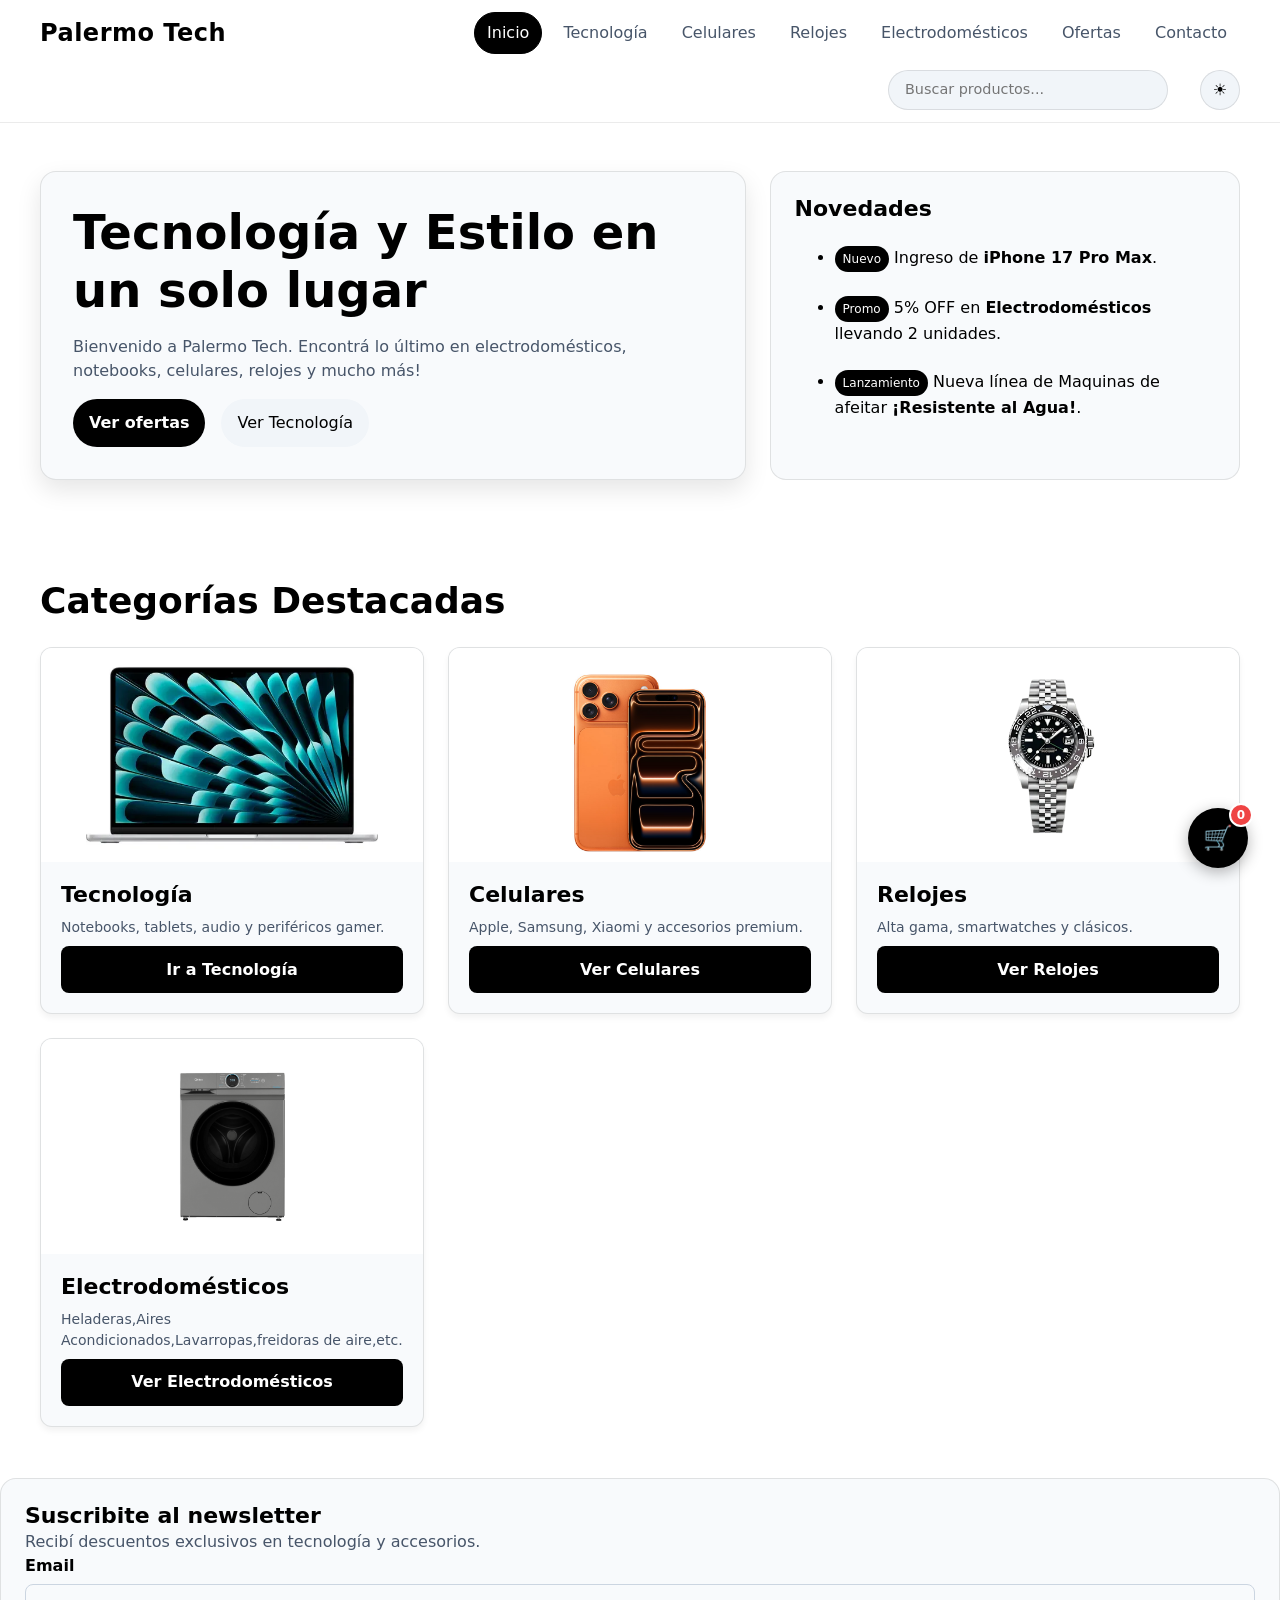
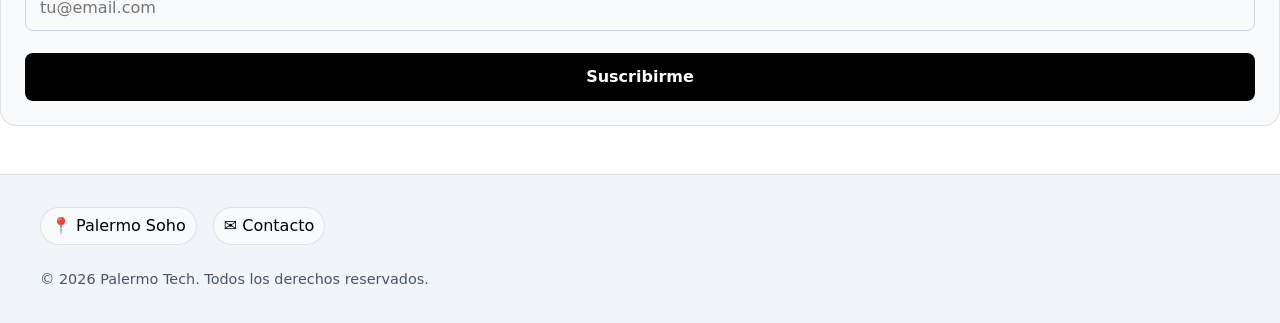
<file: index.html>
<!doctype html>
<html lang="es" data-theme="light">

<head>
    <meta charset="utf-8" />
    <meta name="viewport" content="width=device-width, initial-scale=1" />
    <title>Palermo Tech | Inicio</title>
    <meta name="description"
        content="Palermo Tech: Lo mejor en tecnología, celulares, relojes, electrodomésticos y vapes." />
    <meta property="og:title" content="Palermo Tech" />
    <meta property="og:description" content="Tu tienda exclusiva de tecnología y estilo de vida." />
    <link rel="icon" type="image/png" href="images/favicon.png?v=2" />
    <link rel="stylesheet" href="style.css" />

    <style>
        .card .media {
            background-color: #ffffff;
            /* Fondo blanco para resaltar el producto */
            display: flex;
            align-items: center;
            justify-content: center;
            padding: 10px;
            /* Un poco de aire */
        }

        .card .media img {
            width: 100%;
            height: 100%;
            object-fit: contain;
            /* IMPORTANTE: Muestra el producto entero sin cortarlo */
            transition: transform 0.3s ease;
        }

        .card:hover .media img {
            transform: scale(1.05);
            /* Efecto zoom suave al pasar el mouse */
        }
    </style>
</head>

<body data-page="inicio">

    <header class="site-header">
        <div class="container nav">
            <a class="brand" href="index.html" aria-label="Palermo Tech">
                <span class="brand-text">Palermo Tech</span>
            </a>

            <nav class="nav-links" aria-label="Principal">
                <a href="index.html">Inicio</a>
                <a href="tecnologia.html">Tecnología</a>
                <a href="celulares.html">Celulares</a>
                <a href="relojes.html">Relojes</a>
                <a href="electrodomesticos.html">Electrodomésticos</a>
                <a href="ofertas.html">Ofertas</a>
                <a href="contacto.html">Contacto</a>
            </nav>

            <div class="nav-actions">
                <button id="theme-toggle" class="btn-icon" aria-pressed="false" title="Cambiar tema"
                    aria-label="Cambiar tema">🌓</button>
                <button id="burger" class="btn-icon burger" aria-expanded="false" aria-controls="menu"
                    aria-label="Abrir menú">☰</button>
            </div>
        </div>
    </header>

    <main id="contenido">
        <section class="hero">
            <div class="container hero-inner">
                <div class="hero-card reveal">
                    <h1>Tecnología y Estilo en un solo lugar</h1>
                    <p class="lead mt-4">Bienvenido a Palermo Tech. Encontrá lo último en electrodomésticos, notebooks,
                        celulares, relojes y mucho más!</p>
                    <div class="cluster mt-4">
                        <a class="cta primary" href="ofertas.html">Ver ofertas</a>
                        <a class="cta secondary" href="tecnologia.html">Ver Tecnología</a>
                    </div>
                </div>
                <div class="panel reveal">
                    <h3 class="mb-6">Novedades</h3>
                    <ul class="stack mt-6">
                        <li><span class="badge">Nuevo</span> Ingreso de <strong>iPhone 17 Pro Max</strong>.</li>
                        <li><span class="badge">Promo</span> 5% OFF en <strong>Electrodomésticos</strong> llevando 2
                            unidades.</li>
                        <li><span class="badge">Lanzamiento</span> Nueva línea de Maquinas de afeitar <strong>
                                ¡Resistente al Agua!</strong>.</li>
                    </ul>
                </div>
            </div>
        </section>

        <section class="section">
            <div class="container stack">
                <h2 class="reveal">Categorías Destacadas</h2>
                <div class="showcase">

                    <article class="card reveal span-4">
                        <div class="media">
                            <img src="images/productos/macbook m 5 512gb.webp" alt="Notebooks y Gadgets">
                        </div>
                        <div class="body">
                            <h3>Tecnología</h3>
                            <p class="meta">Notebooks, tablets, audio y periféricos gamer.</p>
                            <a class="btn primary" href="tecnologia.html">Ir a Tecnología</a>
                        </div>
                    </article>

                    <article class="card reveal span-4">
                        <div class="media">
                            <img src="images/productos/prod_37.jpg" alt="Smartphones modernos">
                        </div>
                        <div class="body">
                            <h3>Celulares</h3>
                            <p class="meta">Apple, Samsung, Xiaomi y accesorios premium.</p>
                            <a class="btn primary" href="celulares.html">Ver Celulares</a>
                        </div>
                    </article>

                    <article class="card reveal span-4">
                        <div class="media">
                            <img src="images/productos/prod_38.png" alt="Relojes de lujo">
                        </div>
                        <div class="body">
                            <h3>Relojes</h3>
                            <p class="meta">Alta gama, smartwatches y clásicos.</p>
                            <a class="btn primary" href="relojes.html">Ver Relojes</a>
                        </div>
                    </article>
                    <article class="card reveal span-4">
                        <div class="media">
                            <img src="images/productos/prod_10.png" alt="electrodomesticos">
                        </div>
                        <div class="body">
                            <h3>Electrodomésticos</h3>
                            <p class="meta">Heladeras,Aires Acondicionados,Lavarropas,freidoras de aire,etc.</p>
                            <a class="btn primary" href="electrodomesticos.html">Ver Electrodomésticos</a>
                        </div>
                    </article>

                </div>
            </div>
        </section>

                <aside class="panel reveal">
                    <h3>Suscribite al newsletter</h3>
                    <p class="text-muted">Recibí descuentos exclusivos en tecnología y accesorios.</p>
                    <form data-newsletter novalidate>
                        <div class="field">
                            <label for="nl-email">Email</label>
                            <input type="email" id="nl-email" placeholder="tu@email.com" required />
                            <div class="error-msg" aria-live="polite"></div>
                        </div>
                        <button class="btn primary" type="submit">Suscribirme</button>
                    </form>
                </aside>
            </div>
        </section>
    </main>

    <footer class="site-footer" role="contentinfo">
        <div class="container footer-inner">
            <div class="cluster">
                <span class="chip">📍 Palermo Soho</span>
                <a class="chip no-under" href="contacto.html">✉️ Contacto</a>
            </div>
            <p class="copyright">© <span id="year"></span> Palermo Tech. Todos los derechos reservados.</p>
        </div>
    </footer>

    <script src="app.js"></script>
</body>

</html>
</file>
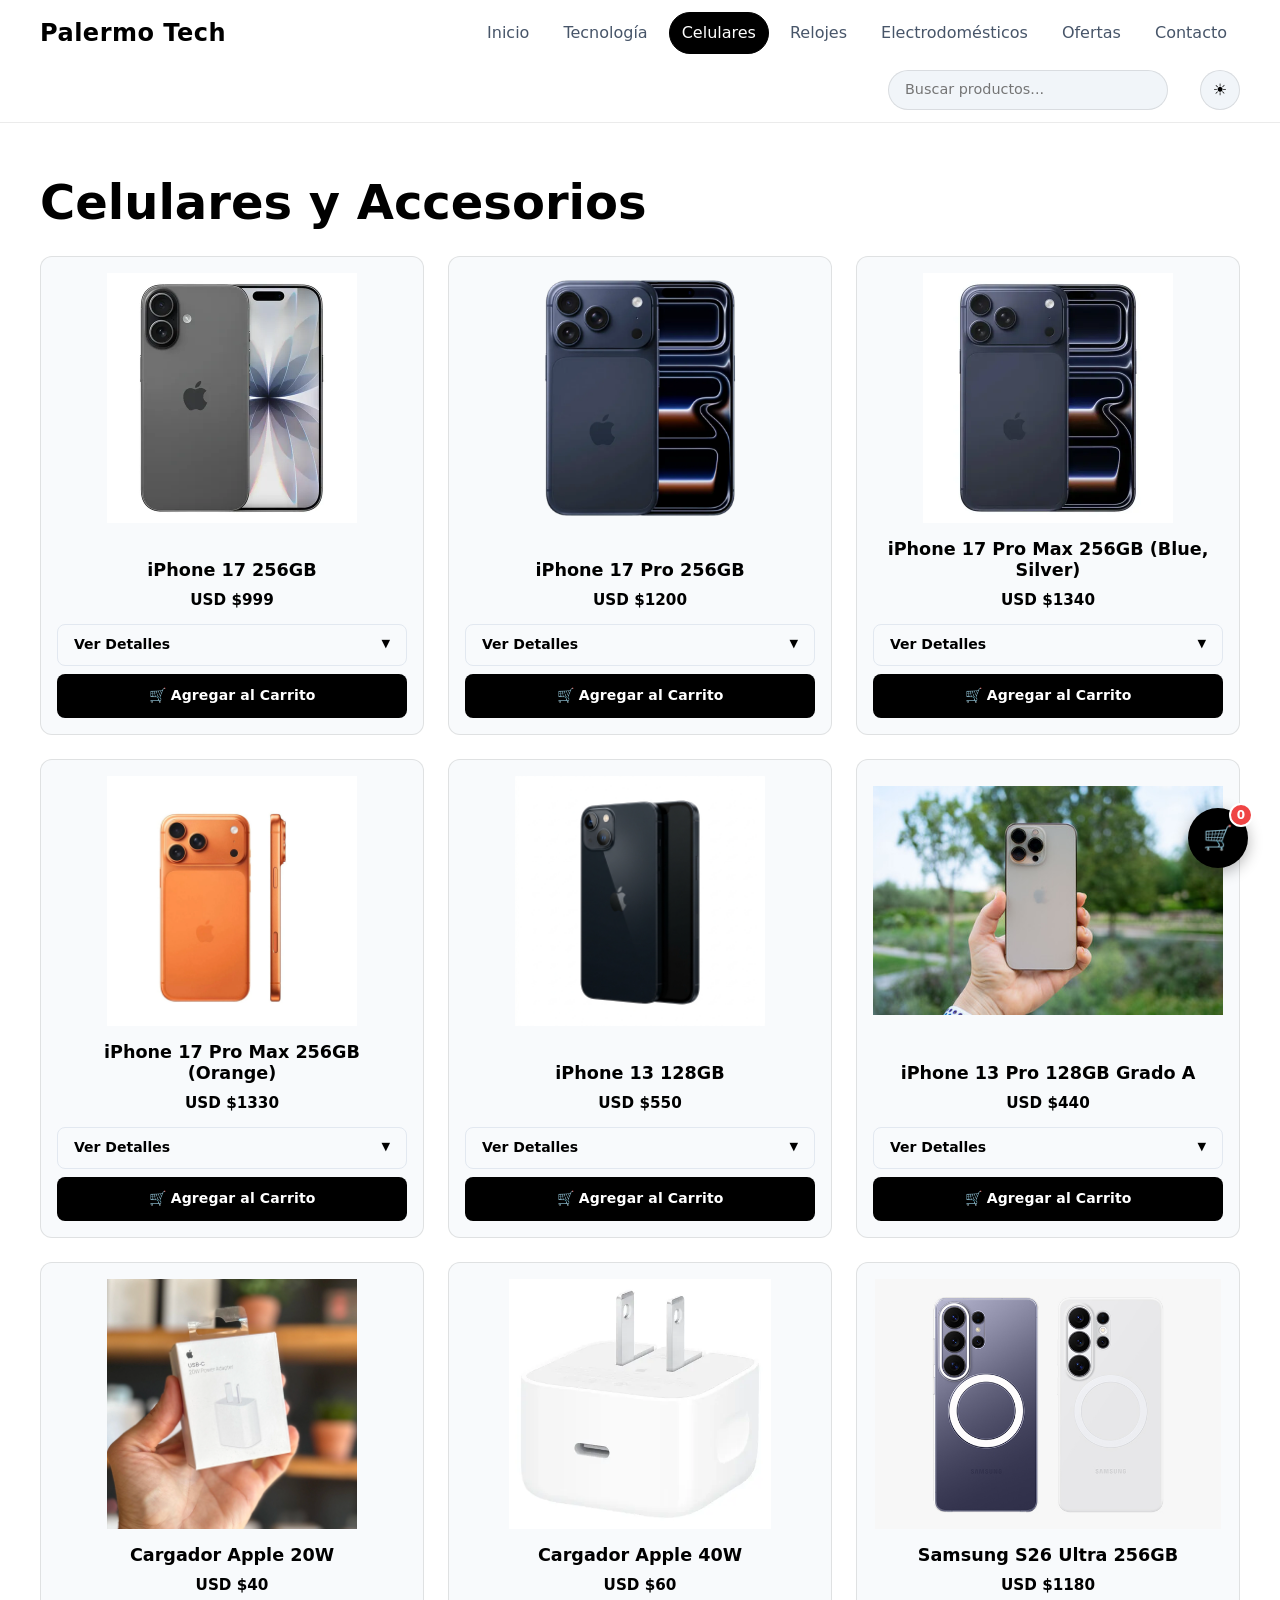
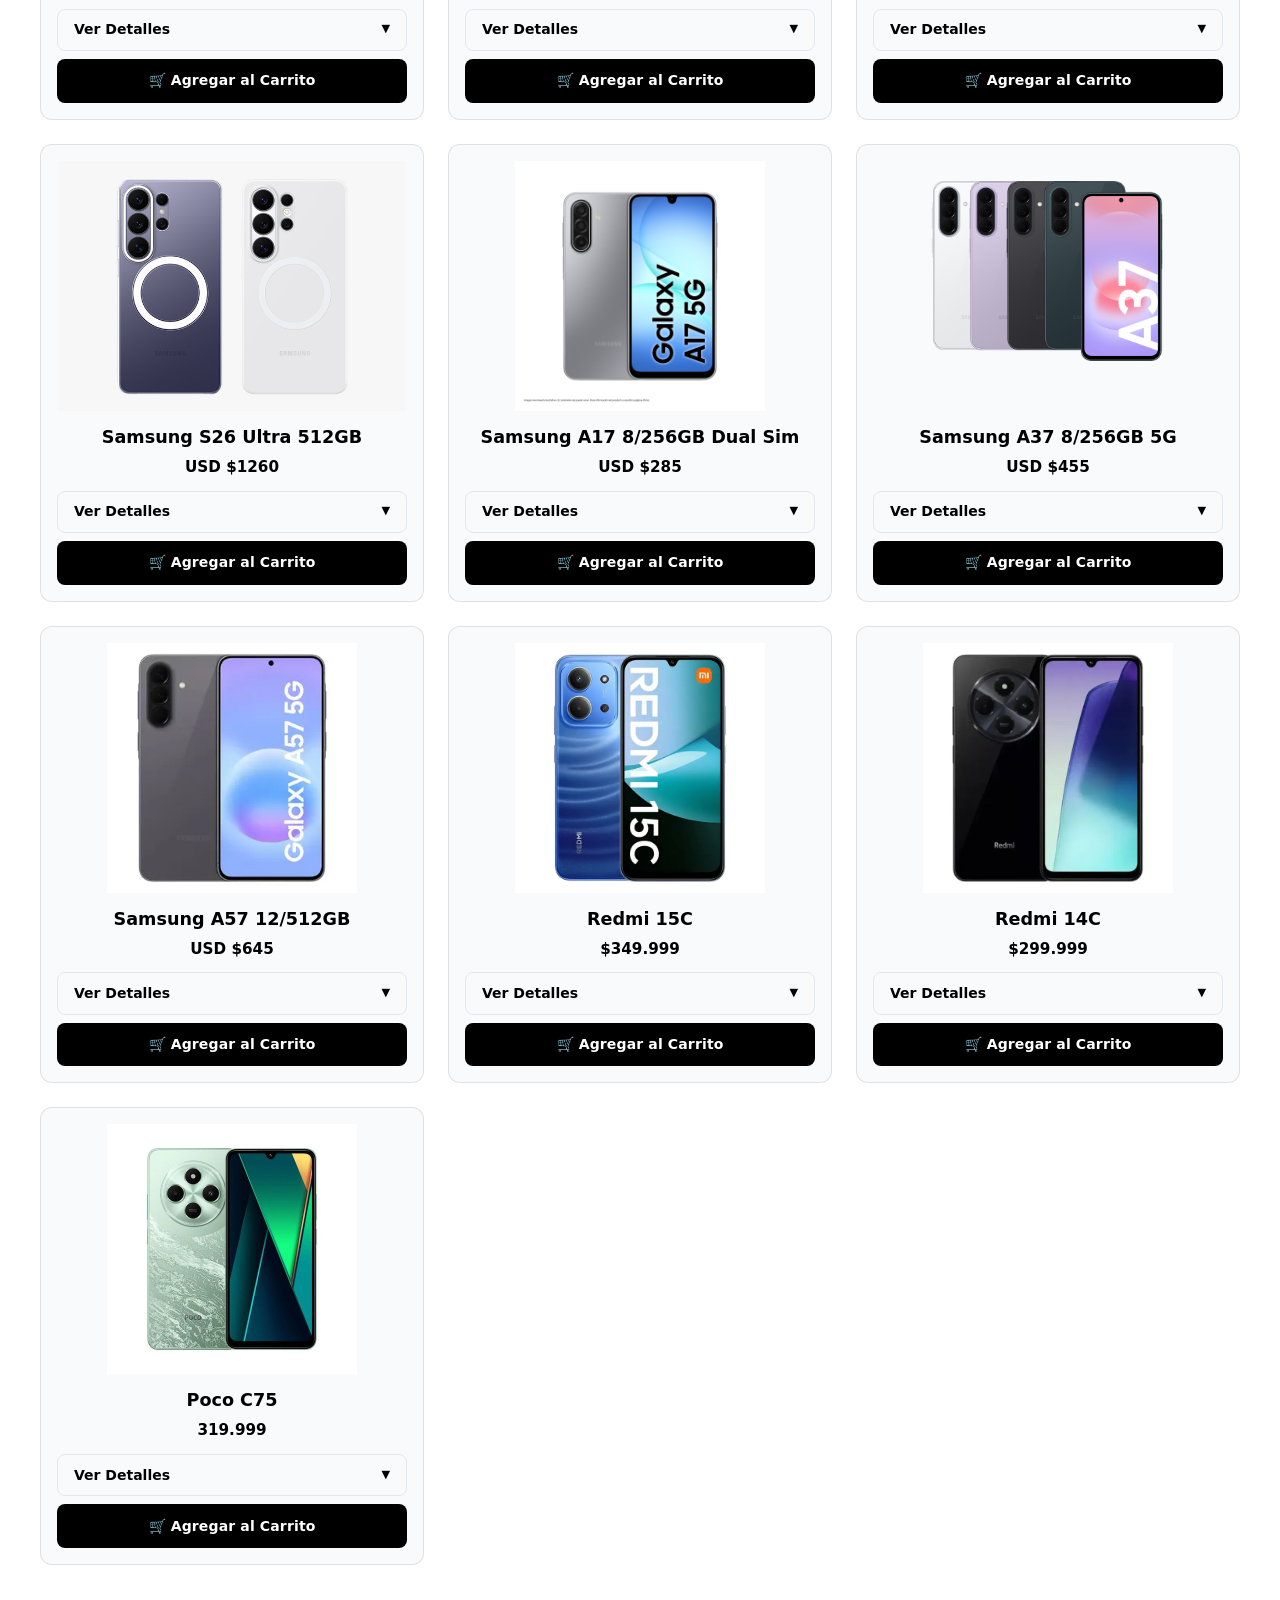
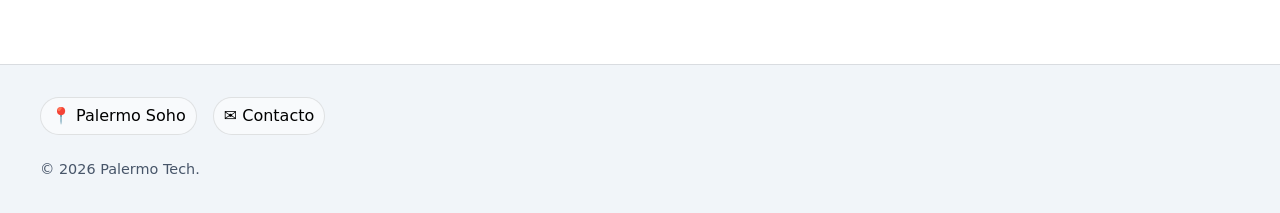
<file: celulares.html>
<!doctype html>
<html lang="es" data-theme="light">

<head>
    <meta charset="utf-8" />
    <meta name="viewport" content="width=device-width, initial-scale=1" />
    <title>Palermo Tech | Celulares y Accesorios</title>
    <meta name="description"
    content="Encontrá los últimos modelos de iPhone, Samsung y accesorios en Palermo Tech." />
    <link rel="icon" type="image/png" href="images/favicon.png?v=2" />
    <link rel="stylesheet" href="style.css" />
</head>

<body data-page="gastronomia">

    <header class="site-header">
        <div class="container nav">
            <a class="brand" href="index.html" aria-label="Palermo Tech">
                <span class="brand-text">Palermo Tech</span>
            </a>
            <nav class="nav-links" aria-label="Principal">
                <a href="index.html">Inicio</a>
                <a href="tecnologia.html">Tecnología</a>
                <a href="celulares.html">Celulares</a>
                <a href="relojes.html">Relojes</a>
                <a href="electrodomesticos.html">Electrodomésticos</a>
                <a href="ofertas.html">Ofertas</a>
                <a href="contacto.html">Contacto</a>
            </nav>
            <div class="nav-actions">
                <button id="theme-toggle" class="btn-icon" type="button" aria-pressed="false" title="Cambiar tema"
                    aria-label="Cambiar tema">🌓</button>
                <button id="burger" class="btn-icon burger" type="button" aria-expanded="false" aria-label="Abrir menú">☰</button>
            </div>
        </div>
    </header>

    <main id="contenido" class="section">
        <div class="container stack reveal">
            <h1>Celulares y Accesorios</h1>
                <section id="productos" class="stack">
               <div id="lista-celulares" class="grid grid-3">

<div class="producto" data-id="iphone_17_256gb" onclick="window.location.href='detalle.html?id=iphone_17_256gb'">
    <div class="media">
        <img src="images/productos/iphone 17.webp" alt="iPhone 17 256GB">
    </div>
    <div class="body">
        <h3>iPhone 17 256GB</h3>
        <p class="precio">USD $999</p>
    </div>
</div>

<div class="producto" data-id="iphone_17_pro_256gb" onclick="window.location.href='detalle.html?id=iphone_17_pro_256gb'">
    <div class="media">
        <img src="images/productos/iphone 17 pro.webp" alt="iPhone 17 Pro 256GB">
    </div>
    <div class="body">
        <h3>iPhone 17 Pro 256GB</h3>
        <p class="precio">USD $1200</p>
    </div>
</div>

<div class="producto" data-id="iphone_17_pro_max_256gb_blue_silver" onclick="window.location.href='detalle.html?id=iphone_17_pro_max_256gb_blue_silver'">
    <div class="media">
        <img src="images/productos/iphone 17 pro max.webp" alt="iPhone 17 Pro Max 256GB (Blue, Silver)">
    </div>
    <div class="body">
        <h3>iPhone 17 Pro Max 256GB (Blue, Silver)</h3>
        <p class="precio">USD $1340</p>
    </div>
</div>

<div class="producto" data-id="iphone_17_pro_max_256gb_orange" onclick="window.location.href='detalle.html?id=iphone_17_pro_max_256gb_orange'">
    <div class="media">
        <img src="images/productos/iphone 17 pro max orange.webp" alt="iPhone 17 Pro Max 256GB (Orange)">
    </div>
    <div class="body">
        <h3>iPhone 17 Pro Max 256GB (Orange)</h3>
        <p class="precio">USD $1330</p>
    </div>
</div>

<div class="producto" data-id="iphone_13_128gb" onclick="window.location.href='detalle.html?id=iphone_13_128gb'">
    <div class="media">
        <img src="images/productos/iphone_13.png" alt="iPhone 13 128GB">
    </div>
    <div class="body">
        <h3>iPhone 13 128GB</h3>
        <p class="precio">USD $550</p>
    </div>
</div>

<div class="producto" data-id="iphone_13_pro_128gb" onclick="window.location.href='detalle.html?id=iphone_13_pro_128gb'">
    <div class="media">
        <img src="images/productos/iphone 13 pro.jpg" alt="iPhone 13 Pro 128GB Grado A">
    </div>
    <div class="body">
        <h3>iPhone 13 Pro 128GB Grado A</h3>
        <p class="precio">USD $440</p>
    </div>
</div>

<div class="producto" data-id="cargador_apple_20w" onclick="window.location.href='detalle.html?id=cargador_apple_20w'">
    <div class="media">
        <img src="images/productos/cargador apple 20 w.webp" alt="Cargador Apple 20W">
    </div>
    <div class="body">
        <h3>Cargador Apple 20W</h3>
        <p class="precio">USD $40</p>
    </div>
</div>

<div class="producto" data-id="cargador_apple_40w" onclick="window.location.href='detalle.html?id=cargador_apple_40w'">
    <div class="media">
        <img src="images/productos/cargador apple 40 w.webp" alt="Cargador Apple 40W">
    </div>
    <div class="body">
        <h3>Cargador Apple 40W</h3>
        <p class="precio">USD $60</p>
    </div>
</div>

<div class="producto" data-id="samsung_s26_ultra_256gb" onclick="window.location.href='detalle.html?id=samsung_s26_ultra_256gb'">
    <div class="media">
        <img src="images/productos/galaxy-s26-ultra-.jpg" alt="Samsung S26 Ultra 256GB">
    </div>
    <div class="body">
        <h3>Samsung S26 Ultra 256GB</h3>
        <p class="precio">USD $1180</p>
    </div>
</div>

<div class="producto" data-id="samsung_s26_ultra_512gb" onclick="window.location.href='detalle.html?id=samsung_s26_ultra_512gb'">
    <div class="media">
        <img src="images/productos/galaxy-s26-ultra-.jpg" alt="Samsung S26 Ultra 512GB">
    </div>
    <div class="body">
        <h3>Samsung S26 Ultra 512GB</h3>
        <p class="precio">USD $1260</p>
    </div>
</div>

<div class="producto" data-id="samsung_a17_256gb" onclick="window.location.href='detalle.html?id=samsung_a17_256gb'">
    <div class="media">
        <img src="images/productos/A17-Gray.jpg" alt="Samsung A17 8/256GB Dual Sim">
    </div>
    <div class="body">
        <h3>Samsung A17 8/256GB Dual Sim</h3>
        <p class="precio">USD $285</p>
    </div>
</div>

<div class="producto" data-id="samsung_a37_256gb" onclick="window.location.href='detalle.html?id=samsung_a37_256gb'">
    <div class="media">
        <img src="images/productos/a 37.png" alt="Samsung A37 8/256GB 5G">
    </div>
    <div class="body">
        <h3>Samsung A37 8/256GB 5G</h3>
        <p class="precio">USD $455</p>
    </div>
</div>

<div class="producto" data-id="samsung_a57_512gb" onclick="window.location.href='detalle.html?id=samsung_a57_512gb'">
    <div class="media">
        <img src="images/productos/a57.webp" alt="Samsung A57 12/512GB">
    </div>
    <div class="body">
        <h3>Samsung A57 12/512GB</h3>
        <p class="precio">USD $645</p>
    </div>
</div>

<div class="producto" style="cursor: pointer;" onclick="window.location.href='detalle.html?id=redmi_15c'">
    <div class="media">
        <img src="images/productos/prod_1.jpg" alt="Redmi 15C" />
    </div>
    <div class="body">
        <h3>Redmi 15C</h3>
        <p class="precio">$349.999</p>
    </div>
</div>

<div class="producto" style="cursor: pointer;" onclick="window.location.href='detalle.html?id=redmi_14c'">
    <div class="media">
        <img src="images/productos/prod_2.jpg" alt="Redmi 14C" />
    </div>
    <div class="body">
        <h3>Redmi 14C</h3>
        <p class="precio">$299.999</p>
    </div>
</div>

<div class="producto clickable" onclick="window.location.href='detalle.html?id=pococ75'">
    <div class="media">
        <img src="images/productos/prod_3.jpg" alt="Poco C75" />
    </div>
    <div class="body">
        <h3>Poco C75</h3>
        <p class="precio">319.999</p>
    </div>
</div>

</div>

                </div>
                <p id="perfumes-empty" class="empty" hidden>No encontramos celulares con esos criterios.</p>
            </section>
        </div>
    </main>

    <footer class="site-footer" role="contentinfo">
        <div class="container footer-inner">
            <div class="cluster">
                <span class="chip">📍 Palermo Soho</span>
                <a class="chip no-under" href="contacto.html">✉️ Contacto</a>
            </div>
            <p class="copyright">© <span id="year"></span> Palermo Tech.</p>
        </div>
    </footer>

    <script src="app.js"></script>
</body>

</html>
</file>
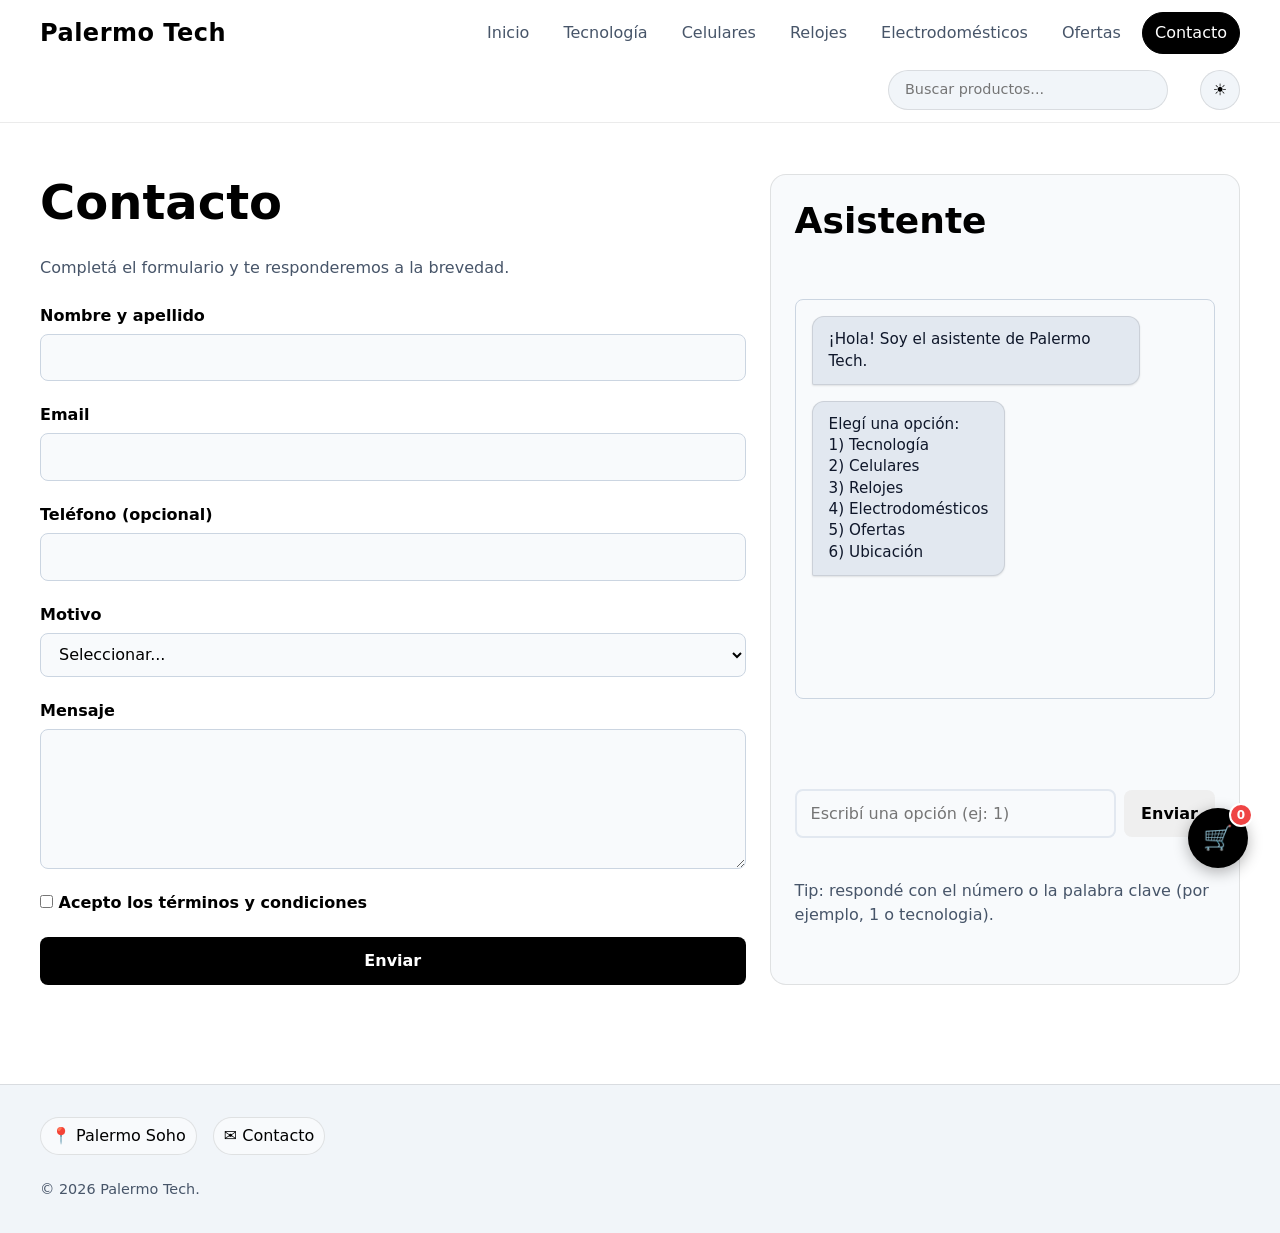
<file: contacto.html>
<!doctype html>
<html lang="es" data-theme="light">

<head>
    <meta charset="utf-8" />
    <meta name="viewport" content="width=device-width, initial-scale=1" />
    <title>Palermo Tech | Contacto</title>
    <meta name="description" content="Contactate con Nosotros para consultas, sugerencias o soporte." />
    <link rel="stylesheet" href="style.css" />
</head>

<body data-page="contacto">

    <header class="site-header">
        <div class="container nav">
            <a class="brand" href="index.html" aria-label="Palermo Tech">
                <span style="font-weight:800; font-size:1.5rem;">Palermo Tech</span>
            </a>
            
            <nav class="nav-links" aria-label="Principal">
                <a href="index.html">Inicio</a>
                <a href="tecnologia.html">Tecnología</a>
                <a href="celulares.html">Celulares</a>
                <a href="relojes.html">Relojes</a>
                <a href="electrodomesticos.html">Electrodomésticos</a>
                <a href="ofertas.html">Ofertas</a>
                <a href="contacto.html">Contacto</a>
            </nav>
            <div class="nav-actions">
                <button id="theme-toggle" class="btn-icon" aria-pressed="false" title="Cambiar tema"
                    aria-label="Cambiar tema">🌓</button>
                <button id="burger" class="btn-icon burger" aria-expanded="false" aria-label="Abrir menú">☰</button>
            </div>
        </div>
    </header>

    <main id="contenido" class="section">
        <div class="container grid grid-aside reveal">
            <section class="stack">
                <h1>Contacto</h1>
                <p class="text-muted">Completá el formulario y te responderemos a la brevedad.</p>

                <form id="contacto-form" novalidate>
                    <div class="field">
                        <label for="nombre">Nombre y apellido</label>
                        <input type="text" id="nombre" name="nombre" required />
                        <div class="error-msg" aria-live="polite"></div>
                    </div>
                    <div class="field">
                        <label for="email">Email</label>
                        <input type="email" id="email" name="email" required />
                        <div class="error-msg" aria-live="polite"></div>
                    </div>
                    <div class="field">
                        <label for="telefono">Teléfono (opcional)</label>
                        <input type="tel" id="telefono" name="telefono" />
                        <div class="error-msg" aria-live="polite"></div>
                    </div>
                    <div class="field">
                        <label for="motivo">Motivo</label>
                        <select id="motivo" name="motivo" required>
                            <option value="">Seleccionar...</option>
                            <option value="Consulta general">Consulta general</option>
                            <option value="Sugerencia">Sugerencia</option>
                            <option value="Reclamo">Reclamo</option>
                            <option value="Prensa y eventos">Prensa y eventos</option>
                        </select>
                        <div class="error-msg" aria-live="polite"></div>
                    </div>
                    <div class="field">
                        <label for="mensaje">Mensaje</label>
                        <textarea id="mensaje" name="mensaje" required></textarea>
                        <div class="error-msg" aria-live="polite"></div>
                    </div>
                    <div class="field">
                        <label>
                            <input type="checkbox" name="acepto" /> Acepto los términos y condiciones
                        </label>
                        <div class="error-msg" aria-live="polite"></div>
                    </div>
                    <button class="btn primary" type="submit">Enviar</button>
                </form>
            </section>

            <aside class="panel stack" id="chatbot">
                <h2>Asistente</h2>
                <div class="chat-window" id="chat-window" aria-live="polite" aria-relevant="additions"></div>
                <form id="chat-form" class="chat-input-row" autocomplete="off">
                    <input id="chat-input" type="text" name="chat" placeholder="Escribí una opción (ej: 1)" aria-label="Escribir opción del asistente" required />
                    <button class="btn" type="submit">Enviar</button>
                </form>
                <p class="text-muted">Tip: respondé con el número o la palabra clave (por ejemplo, 1 o tecnologia).</p>
            </aside>
        </div>
    </main>

    <footer class="site-footer" role="contentinfo">
        <div class="container footer-inner">
            <div class="cluster">
                <span class="chip">📍 Palermo Soho</span>
             
                <a class="chip no-under" href="contacto.html">✉️ Contacto</a>
            </div>
            <p class="copyright">© <span id="year"></span> Palermo Tech.</p>
        </div>
    </footer>

    <script src="app.js"></script>
</body>

</html>
</file>
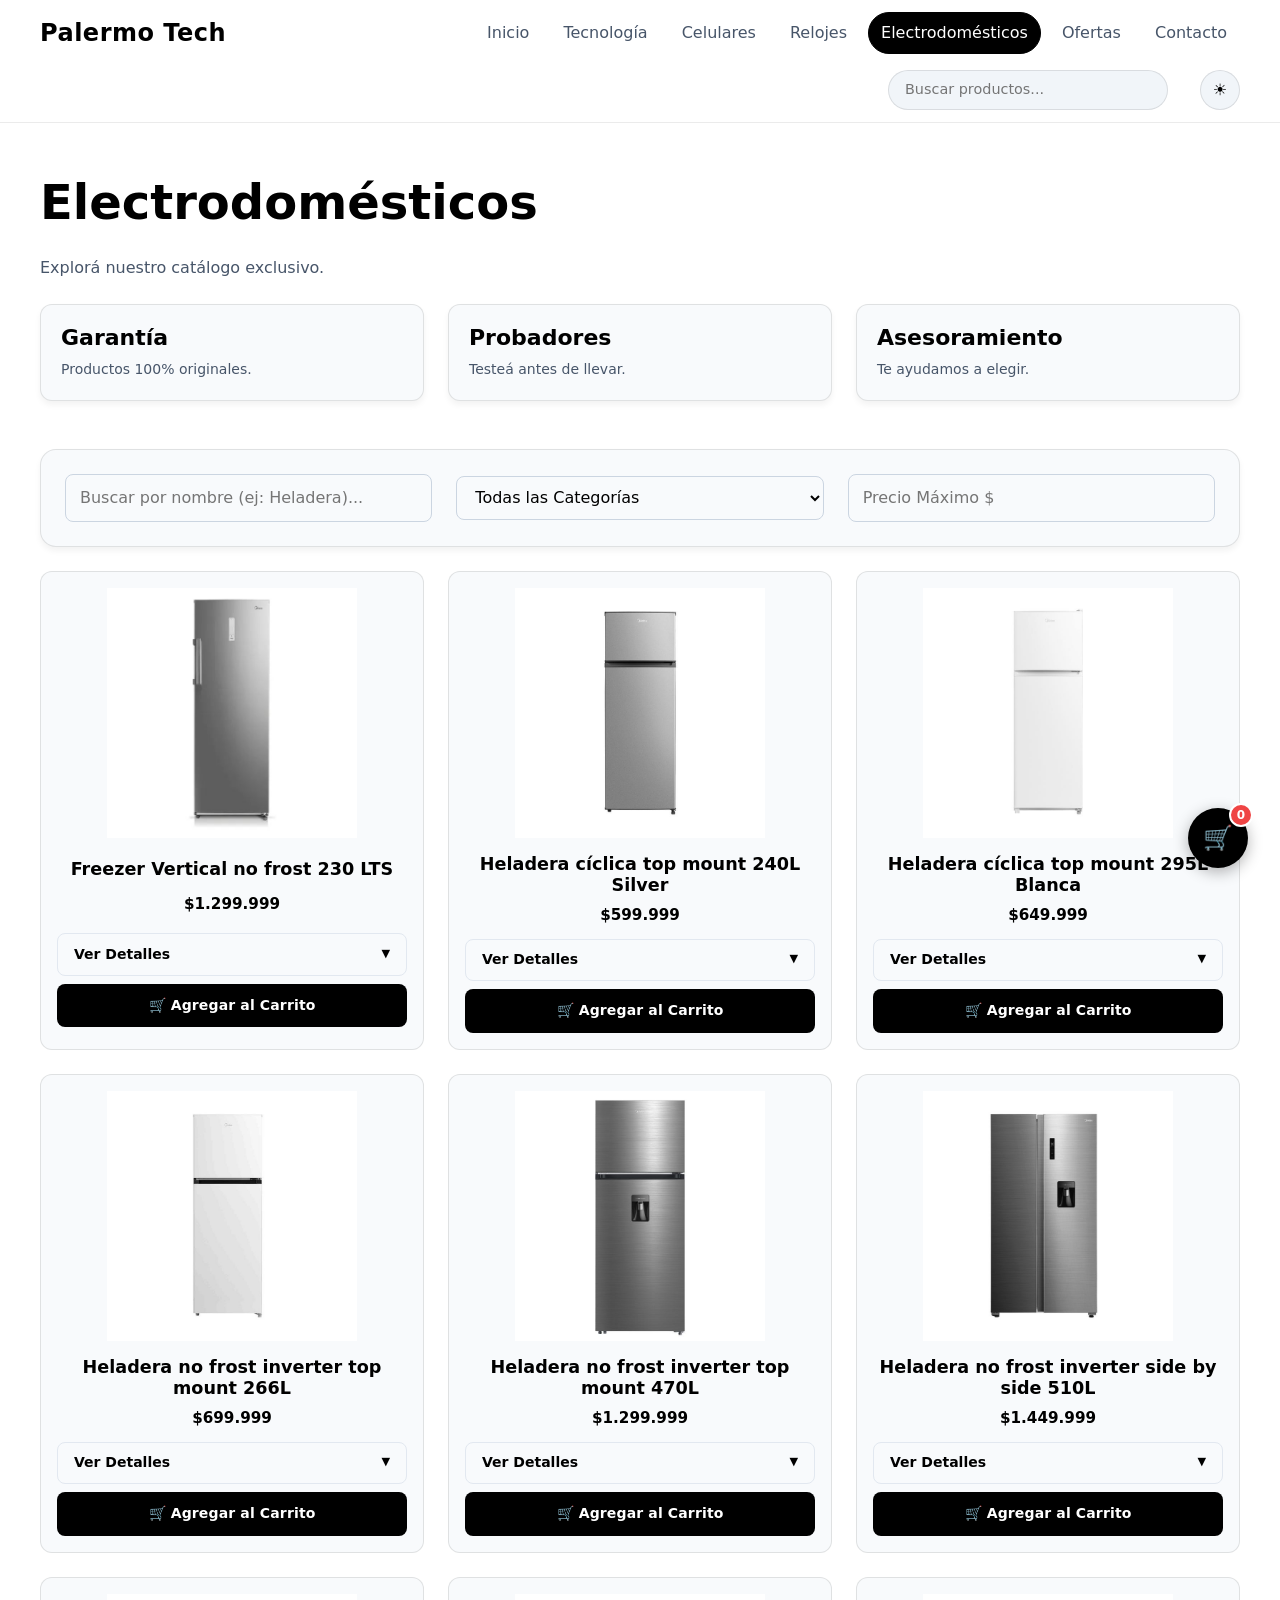
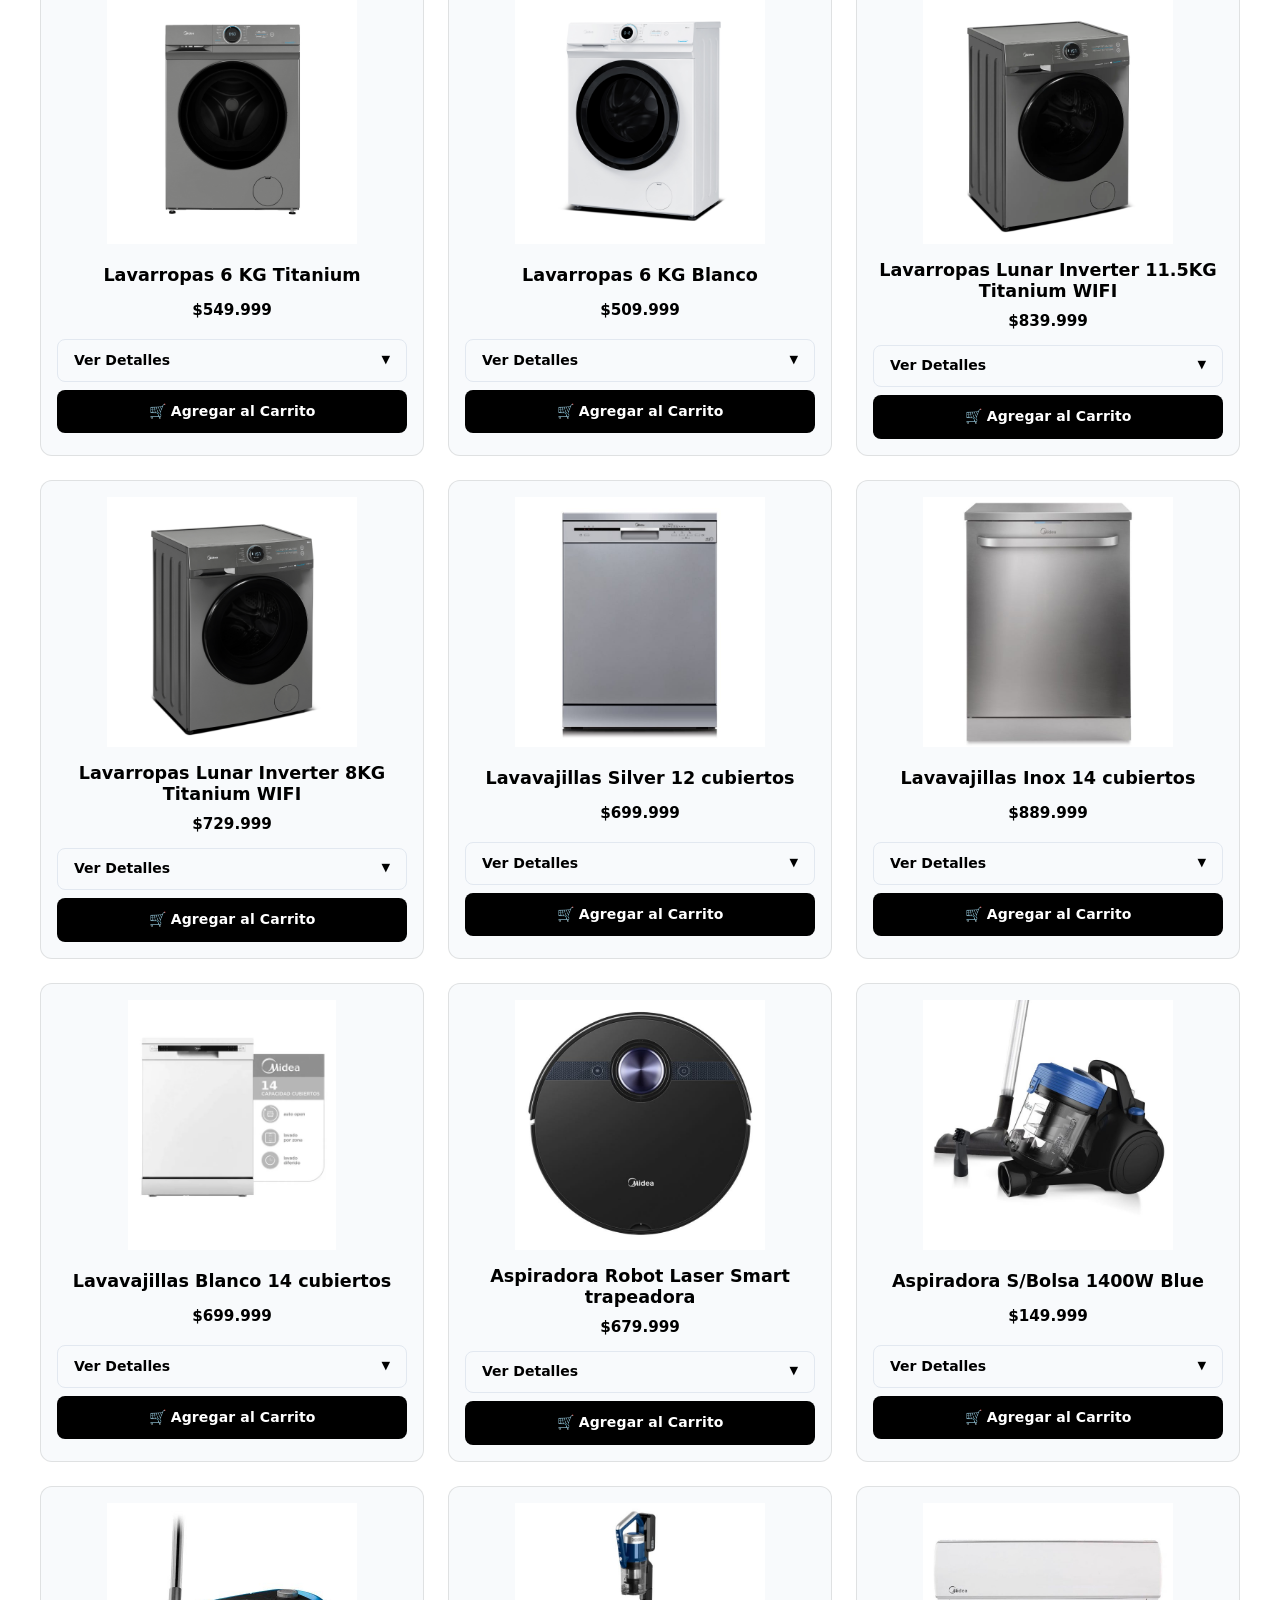
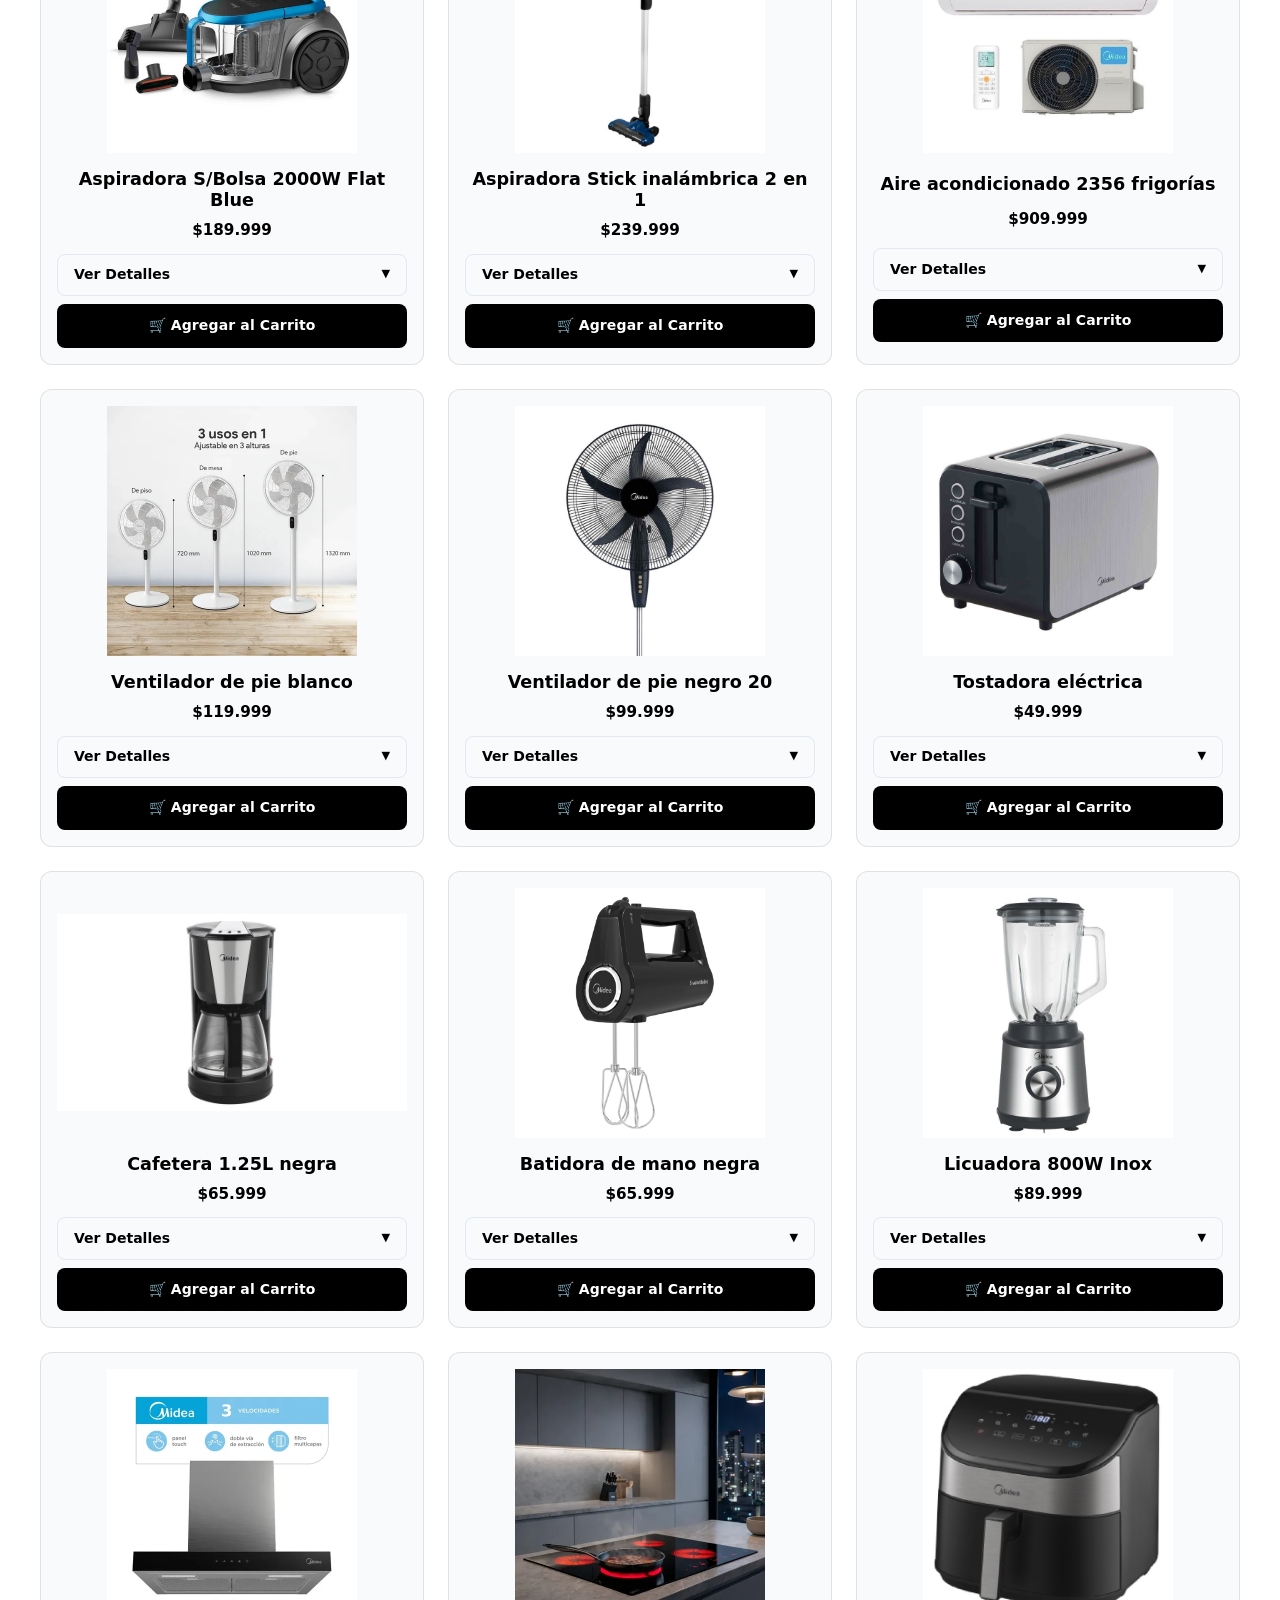
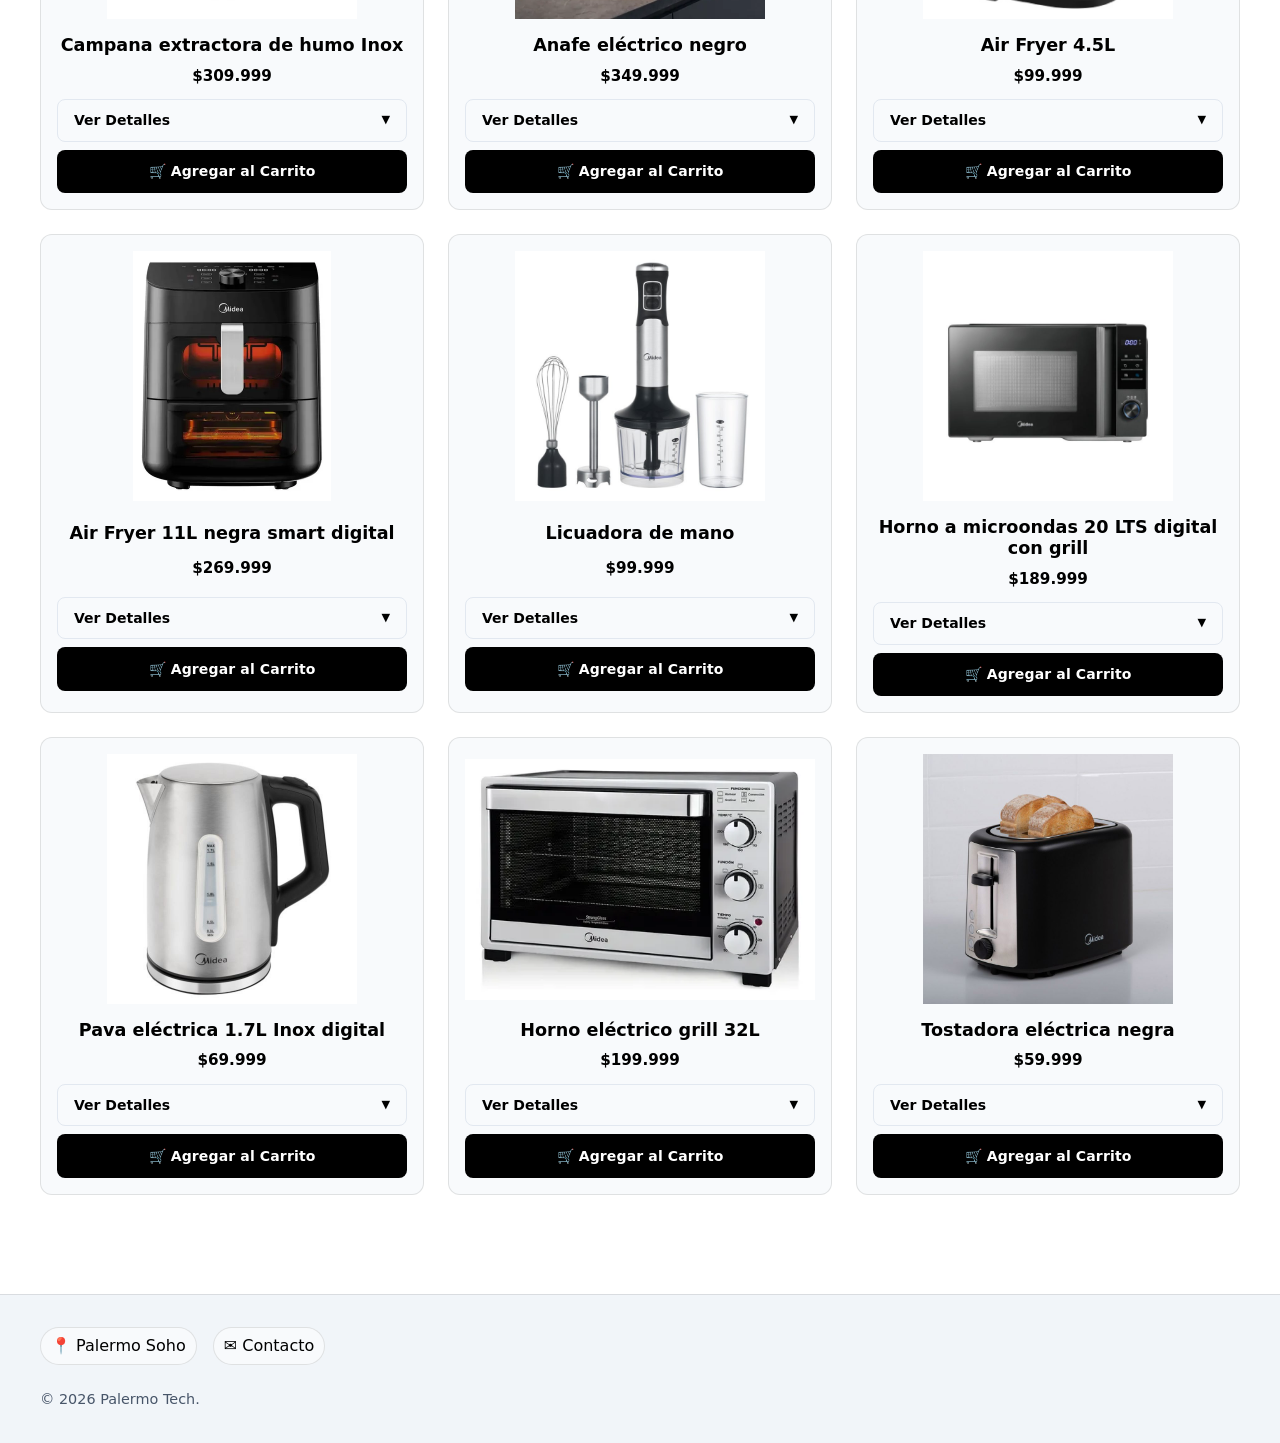
<file: electrodomesticos.html>
<!doctype html>
<html lang="es" data-theme="light">

<head>
     <meta charset="utf-8" />
     <meta name="viewport" content="width=device-width, initial-scale=1" />
     <title>Palermo Tech | Electrodomésticos </title>
     <meta name="description" content="Electrodomésticos importados en Palermo Tech." />
     <link rel="icon" type="image/png" href="images/favicon.png?v=2" />
     <link rel="stylesheet" href="style.css" />
</head>

<body data-page="servicios">
     <header class="site-header">
          <div class="container nav">
               <a class="brand" href="index.html" aria-label="Palermo Tech">
                    <span class="brand-text">Palermo Tech</span>
               </a>
               <nav class="nav-links" aria-label="Principal">
                    <a href="index.html">Inicio</a>
                    <a href="tecnologia.html">Tecnología</a>
                    <a href="celulares.html">Celulares</a>
                    <a href="relojes.html">Relojes</a>
                    <a href="electrodomesticos.html">Electrodomésticos</a>
                    <a href="ofertas.html">Ofertas</a>
                    <a href="contacto.html">Contacto</a>
               </nav>
               <div class="nav-actions">
                    <button id="theme-toggle" class="btn-icon" type="button" aria-pressed="false" title="Cambiar tema"
                         aria-label="Cambiar tema">🌓</button>
                    <button id="burger" class="btn-icon burger" type="button" aria-expanded="false"
                         aria-label="Abrir menú">☰</button>
               </div>
          </div>
     </header>

     <main id="contenido" class="section">
          <div class="container stack reveal">
               <h1>Electrodomésticos</h1>
               <p class="lead">Explorá nuestro catálogo exclusivo.</p>

               <section class="grid grid-3">
                    <article class="card">
                         <div class="body">
                              <h3>Garantía</h3>
                              <p class="meta">Productos 100% originales.</p>
                         </div>
                    </article>
                    <article class="card">
                         <div class="body">
                              <h3>Probadores</h3>
                              <p class="meta">Testeá antes de llevar.</p>
                         </div>
                    </article>
                    <article class="card">
                         <div class="body">
                              <h3>Asesoramiento</h3>
                              <p class="meta">Te ayudamos a elegir.</p>
                         </div>
                    </article>
               </section>

               <div class="toolbar mt-6" role="search">
                    <input id="search-electrodomesticos" type="search"
                         placeholder="Buscar por nombre (ej: Heladera)..." />

                    <select id="filter-category-electrodomesticos" aria-label="Filtrar por categoría">
                         <option value="todos">Todas las Categorías</option>
                         <option value="Limpieza">Limpieza</option>
                         <option value="Refrigeración y Lavado">Refrigeración y Lavado</option>
                         <option value="Climatización y Electrodomésticos de Cocina">Climatización y Electrodomésticos
                              de Cocina</option>
                    </select>

                    <input id="max-price-electrodomesticos" type="number" placeholder="Precio Máximo $" step="5000" />
               </div>

               <section id="productos" class="stack">
                    <div id="lista-electrodomesticos" class="grid grid-3">

                         <div class="producto" style="cursor: pointer;"
                              onclick="window.location.href='detalle.html?id=freezer_vertical_no_frost_230_lts'">
                              <img src="images/productos/prod_4.jpg" alt="Freezer Vertical no frost 230 LTS">
                              <h3>Freezer Vertical no frost 230 LTS</h3>
                              <p class="precio"> $1.299.999</p>
                         </div>
                         <div class="producto" style="cursor: pointer;"
                              onclick="window.location.href='detalle.html?id=heladera_c_clica_top_mount_240l_silver'">
                              <img src="images/productos/prod_5.jpg" alt="Heladera cíclica top mount 240L Silver">
                              <h3>Heladera cíclica top mount 240L Silver</h3>
                              <p class="precio"> $599.999</p>
                         </div>
                         <div class="producto" style="cursor: pointer;"
                              onclick="window.location.href='detalle.html?id=heladera_c_clica_top_mount_295l_blanca'">
                              <img src="images/productos/prod_6.jpg" alt="Heladera cíclica top mount 295L Blanca">
                              <h3>Heladera cíclica top mount 295L Blanca</h3>
                              <p class="precio"> $649.999</p>
                         </div>
                         <div class="producto" style="cursor: pointer;"
                              onclick="window.location.href='detalle.html?id=heladera_no_frost_inverter_top_mount_266l'">
                              <img src="images/productos/prod_7.jpg" alt="Heladera no frost inverter top mount 266L">
                              <h3>Heladera no frost inverter top mount 266L</h3>
                              <p class="precio"> $699.999</p>
                         </div>
                         <div class="producto" style="cursor: pointer;"
                              onclick="window.location.href='detalle.html?id=heladera_no_frost_inverter_top_mount_470l'">
                              <img src="images/productos/prod_8.jpg" alt="Heladera no frost inverter top mount 470L">
                              <h3>Heladera no frost inverter top mount 470L</h3>
                              <p class="precio"> $1.299.999</p>
                         </div>

                         <div class="producto" style="cursor: pointer;"
                              onclick="window.location.href='detalle.html?id=heladera_no_frost_inverter_side_by_side_510l'">
                              <img src="images/productos/prod_9.jpg" alt="Heladera no frost inverter side by side 510L">
                              <h3>Heladera no frost inverter side by side 510L</h3>
                              <p class="precio"> $1.449.999</p>
                         </div>
                         <div class="producto" style="cursor: pointer;"
                              onclick="window.location.href='detalle.html?id=lavarropas_6_kg_titanium'">
                              <img src="images/productos/prod_10.png" alt="Lavarropas 6 KG Titanium">
                              <h3>Lavarropas 6 KG Titanium</h3>
                              <p class="precio"> $549.999</p>
                         </div>
                         <div class="producto" style="cursor: pointer;"
                              onclick="window.location.href='detalle.html?id=lavarropas_6_kg_blanco'">
                              <img src="images/productos/prod_11.png" alt="Lavarropas 6 KG Blanco">
                              <h3>Lavarropas 6 KG Blanco</h3>
                              <p class="precio"> $509.999</p>
                         </div>
                         <div class="producto" style="cursor: pointer;"
                              onclick="window.location.href='detalle.html?id=lavarropas_lunar_inverter_11_5kg_titanium_wifi'">
                              <img src="images/productos/prod_12.webp"
                                   alt="Lavarropas Lunar Inverter 11.5KG Titanium WIFI">
                              <h3>Lavarropas Lunar Inverter 11.5KG Titanium WIFI</h3>
                              <p class="precio"> $839.999</p>
                         </div>
                         <div class="producto" style="cursor: pointer;"
                              onclick="window.location.href='detalle.html?id=lavarropas_lunar_inverter_8kg_titanium_wifi'">
                              <img src="images/productos/prod_13.png" alt="Lavarropas Lunar Inverter 8KG Titanium WIFI">
                              <h3>Lavarropas Lunar Inverter 8KG Titanium WIFI</h3>
                              <p class="precio"> $729.999</p>
                         </div>
                         <div class="producto" style="cursor: pointer;"
                              onclick="window.location.href='detalle.html?id=lavavajillas_silver_12_cubiertos'">
                              <img src="images/productos/prod_14.jpg" alt="Lavavajillas Silver 12 cubiertos">
                              <h3>Lavavajillas Silver 12 cubiertos</h3>
                              <p class="precio"> $699.999</p>
                         </div>
                         <div class="producto" style="cursor: pointer;"
                              onclick="window.location.href='detalle.html?id=lavavajillas_inox_14_cubiertos'">
                              <img src="images/productos/prod_15.jpg" alt="Lavavajillas Inox 14 cubiertos">
                              <h3>Lavavajillas Inox 14 cubiertos</h3>
                              <p class="precio"> $889.999</p>
                         </div>
                         <div class="producto" style="cursor: pointer;"
                              onclick="window.location.href='detalle.html?id=lavavajillas_blanco_14_cubiertos'">
                              <img src="images/productos/imagen lavavajillas blanco 14.webp"
                                   alt="Lavavajillas Blanco 14 cubiertos">
                              <h3>Lavavajillas Blanco 14 cubiertos</h3>
                              <p class="precio"> $699.999</p>
                         </div>
                         <div class="producto" style="cursor: pointer;"
                              onclick="window.location.href='detalle.html?id=aspiradora_robot_laser_smart_trapeadora'">
                              <img src="images/productos/prod_16.jpg" alt="Aspiradora Robot Laser Smart trapeadora">
                              <h3>Aspiradora Robot Laser Smart trapeadora</h3>
                              <p class="precio"> $679.999</p>
                         </div>
                         <div class="producto" style="cursor: pointer;"
                              onclick="window.location.href='detalle.html?id=aspiradora_s_bolsa_1400w_blue'">
                              <img src="images/productos/prod_17.jpg" alt="Aspiradora S/Bolsa 1400W Blue">
                              <h3>Aspiradora S/Bolsa 1400W Blue</h3>
                              <p class="precio"> $149.999</p>
                         </div>
                         <div class="producto" style="cursor: pointer;"
                              onclick="window.location.href='detalle.html?id=aspiradora_s_bolsa_2000w_flat_blue'">
                              <img src="images/productos/prod_18.jpg" alt="Aspiradora S/Bolsa 2000W Flat Blue">
                              <h3>Aspiradora S/Bolsa 2000W Flat Blue</h3>
                              <p class="precio"> $189.999</p>
                         </div>
                         <div class="producto" style="cursor: pointer;"
                              onclick="window.location.href='detalle.html?id=aspiradora_stick_inal_mbrica_2_en_1'">
                              <img src="images/productos/prod_19.jpg" alt="Aspiradora Stick inalámbrica 2 en 1">
                              <h3>Aspiradora Stick inalámbrica 2 en 1</h3>
                              <p class="precio"> $239.999</p>
                         </div>
                         <div class="producto" style="cursor: pointer;"
                              onclick="window.location.href='detalle.html?id=aire_acondicionado_2503_frigor_as'">
                              <img src="images/productos/prod_20.jpg" alt="Aire acondicionado 2356 frigorías">
                              <h3>Aire acondicionado 2356 frigorías</h3>
                              <p class="precio"> $909.999</p>
                         </div>
                         <div class="producto" style="cursor: pointer;"
                              onclick="window.location.href='detalle.html?id=ventilador_de_pie_blanco'">
                              <img src="images/productos/prod_21.webp" alt="Ventilador de pie blanco">
                              <h3>Ventilador de pie blanco</h3>
                              <p class="precio"> $119.999</p>
                         </div>
                         <div class="producto" style="cursor: pointer;"
                              onclick="window.location.href='detalle.html?id=ventilador_de_pie_negro_20'">
                              <img src="images/productos/prod_22.jpg" alt="Ventilador de pie negro 20&quot;">
                              <h3>Ventilador de pie negro 20</h3>
                              <p class="precio"> $99.999</p>
                         </div>
                         <div class="producto" style="cursor: pointer;"
                              onclick="window.location.href='detalle.html?id=tostadora_el_ctrica'">
                              <img src="images/productos/prod_23.jpg" alt="Tostadora eléctrica">
                              <h3>Tostadora eléctrica</h3>
                              <p class="precio"> $49.999</p>
                         </div>
                         <div class="producto" style="cursor: pointer;"
                              onclick="window.location.href='detalle.html?id=cafetera_1_25l_negra'">
                              <img src="images/productos/prod_24.jpg" alt="Cafetera 1.25L negra">
                              <h3>Cafetera 1.25L negra</h3>
                              <p class="precio"> $65.999</p>
                         </div>
                         <div class="producto" style="cursor: pointer;"
                              onclick="window.location.href='detalle.html?id=batidora_de_mano_negra'">
                              <img src="images/productos/prod_25.jpg" alt="Batidora de mano negra">
                              <h3>Batidora de mano negra</h3>
                              <p class="precio"> $65.999</p>
                         </div>
                         <div class="producto" style="cursor: pointer;"
                              onclick="window.location.href='detalle.html?id=licuadora_800w_inox'">
                              <img src="images/productos/prod_26.jpg" alt="Licuadora 800W Inox">
                              <h3>Licuadora 800W Inox</h3>
                              <p class="precio"> $89.999</p>
                         </div>
                         <div class="producto" style="cursor: pointer;"
                              onclick="window.location.href='detalle.html?id=campana_extractora_de_humo_inox'">
                              <img src="images/productos/prod_27.webp" alt="Campana extractora de humo Inox">
                              <h3>Campana extractora de humo Inox</h3>
                              <p class="precio"> $309.999</p>
                         </div>
                         <div class="producto" style="cursor: pointer;"
                              onclick="window.location.href='detalle.html?id=anafe_el_ctrico_negro'">
                              <img src="images/productos/prod_28.webp" alt="Anafe eléctrico negro">
                              <h3>Anafe eléctrico negro</h3>
                              <p class="precio"> $349.999</p>
                         </div>
                         <div class="producto" style="cursor: pointer;"
                              onclick="window.location.href='detalle.html?id=air_fryer_4_5l'">
                              <img src="images/productos/prod_29.jpg" alt="Air Fryer 4.5L">
                              <h3>Air Fryer 4.5L</h3>
                              <p class="precio"> $99.999</p>
                         </div>
                         <div class="producto" style="cursor: pointer;"
                              onclick="window.location.href='detalle.html?id=air_fryer_11l_negra_smart_digital'">
                              <img src="images/productos/prod_30.webp" alt="Air Fryer 11L negra smart digital">
                              <h3>Air Fryer 11L negra smart digital</h3>
                              <p class="precio"> $269.999</p>
                         </div>
                         <div class="producto" style="cursor: pointer;"
                              onclick="window.location.href='detalle.html?id=licuadora_de_mano'">
                              <img src="images/productos/prod_31.jpg" alt="Licuadora de mano">
                              <h3>Licuadora de mano</h3>
                              <p class="precio"> $99.999</p>
                         </div>
                         <div class="producto" style="cursor: pointer;"
                              onclick="window.location.href='detalle.html?id=horno_a_microondas_20_lts_digital_con_grill'">
                              <img src="images/productos/prod_32.jpg" alt="Horno a microondas 20 LTS digital con grill">
                              <h3>Horno a microondas 20 LTS digital con grill</h3>
                              <p class="precio"> $189.999</p>
                         </div>
                         <div class="producto" style="cursor: pointer;"
                              onclick="window.location.href='detalle.html?id=pava_el_ctrica_1_7l_inox_digital'">
                              <img src="images/productos/prod_33.jpg" alt="Pava eléctrica 1.7L Inox digital">
                              <h3>Pava eléctrica 1.7L Inox digital</h3>
                              <p class="precio"> $69.999</p>
                         </div>
                         <div class="producto" style="cursor: pointer;"
                              onclick="window.location.href='detalle.html?id=horno_el_ctrico_grill_32l'">
                              <img src="images/productos/prod_34.webp" alt="Horno eléctrico grill 32L">
                              <h3>Horno eléctrico grill 32L</h3>
                              <p class="precio"> $199.999</p>
                         </div>
                         <div class="producto" style="cursor: pointer;"
                              onclick="window.location.href='detalle.html?id=tostadora_el_ctrica_negra'">
                              <img src="images/productos/prod_35.jpg" alt="Tostadora eléctrica negra">
                              <h3>Tostadora eléctrica negra</h3>
                              <p class="precio"> $59.999</p>
                         </div>
                    </div>
                    <p id="electrodomesticos-empty" class="empty" hidden>No encontramos electrodomésticos con esos
                         criterios.</p>
               </section>
          </div>
     </main>

     <footer class="site-footer" role="contentinfo">
          <div class="container footer-inner">
               <div class="cluster">
                    <span class="chip">📍 Palermo Soho</span>
                    <a class="chip no-under" href="contacto.html">✉️ Contacto</a>
               </div>
               <p class="copyright">© <span id="year"></span> Palermo Tech.</p>
          </div>
     </footer>

     <script src="app.js"></script>
</body>

</html>
</file>
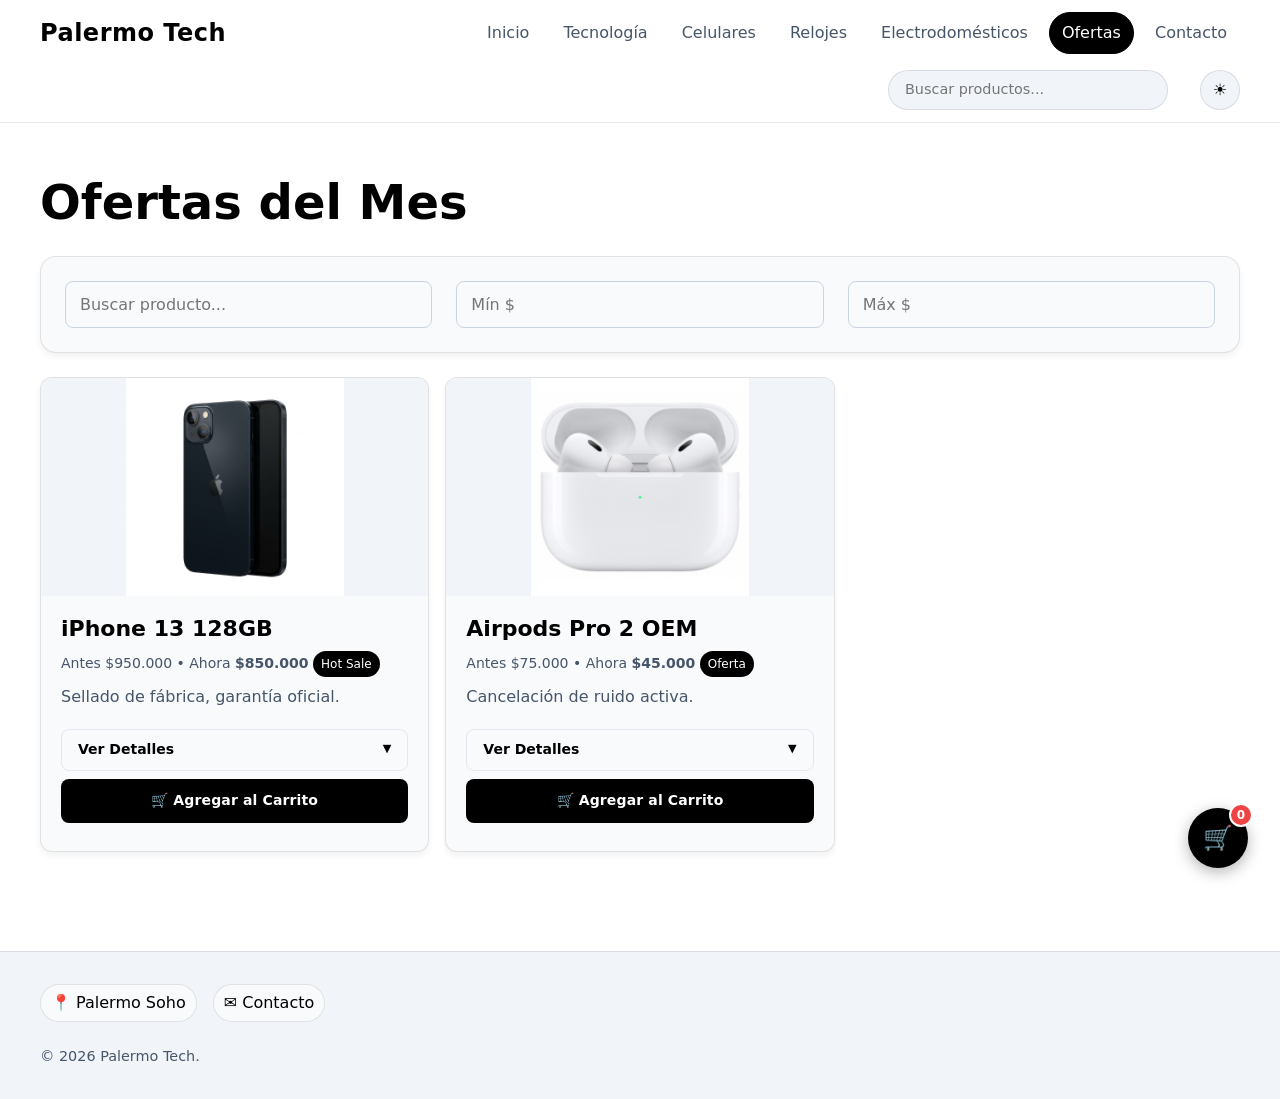
<file: ofertas.html>
<!doctype html>
<html lang="es" data-theme="light">

<head>
    <meta charset="utf-8" />
    <meta name="viewport" content="width=device-width, initial-scale=1" />
    <title>Palermo Tech | Ofertas</title>
    <meta name="description" content="Descuentos en tecnología, celulares y vapes." />
    <link rel="icon" type="image/png" href="images/favicon.png?v=2" />
    <link rel="stylesheet" href="style.css" />
</head>

<body data-page="ofertas">

    <header class="site-header">
        <div class="container nav">
            <a class="brand" href="index.html" aria-label="Palermo Tech">
                <span class="brand-text">Palermo Tech</span>
            </a>
            <nav class="nav-links" aria-label="Principal">
                <a href="index.html">Inicio</a>
                <a href="tecnologia.html">Tecnología</a>
                <a href="celulares.html">Celulares</a>
                <a href="relojes.html">Relojes</a>
                <a href="electrodomesticos.html">Electrodomésticos</a>
                <a href="ofertas.html">Ofertas</a>
                <a href="contacto.html">Contacto</a>
            </nav>
            <div class="nav-actions">
                <button id="theme-toggle" class="btn-icon" type="button" aria-pressed="false" title="Cambiar tema"
                    aria-label="Cambiar tema">🌓</button>
                <button id="burger" class="btn-icon burger" type="button" aria-expanded="false"
                    aria-label="Abrir menú">☰</button>
            </div>
        </div>
    </header>

    <main id="contenido" class="section">
        <div class="container stack reveal">
            <h1>Ofertas del Mes</h1>
            <div class="toolbar" role="region" aria-label="Filtros de ofertas">
                <input id="search-ofertas" type="search" placeholder="Buscar producto..." aria-label="Buscar oferta" />
                <input id="min-precio" type="number" step="1000" min="0" placeholder="Mín $" />
                <input id="max-precio" type="number" step="1000" min="0" placeholder="Máx $" />
            </div>

            <section class="grid grid-3 results" aria-live="polite">
                <article class="card" style="cursor: pointer;"
                    onclick="window.location.href='detalle.html?id=iphone_13'" data-nombre="iPhone 13"
                    data-precio="850000">
                    <div class="media"><img src="images/productos/iphone_13.png" alt="iPhone 13"></div>
                    <div class="body">
                        <h3>iPhone 13 128GB</h3>
                        <p class="meta">Antes $950.000 • Ahora <strong>$850.000</strong> <span class="badge">Hot
                                Sale</span>
                        </p>
                        <p>Sellado de fábrica, garantía oficial.</p>
                    </div>
                </article>

                <article class="card" style="cursor: pointer;"
                    onclick="window.location.href='detalle.html?id=airpods_pro_2'"
                    data-nombre="Airpods Pro 2 OEM" data-precio="45000">
                    <div class="media"><img src="images/productos/prod_41.jpg" alt="Airpods Pro 2 OEM"></div>
                    <div class="body">
                        <h3>Airpods Pro 2 OEM</h3>
                        <p class="meta">Antes $75.000 • Ahora <strong>$45.000</strong> <span class="badge">Oferta</span>
                        </p>
                        <p>Cancelación de ruido activa.</p>
                    </div>
                </article>
            </section>

            <p id="ofertas-empty" class="empty" hidden>No hay resultados para esos filtros.</p>
        </div>
    </main>

    <footer class="site-footer" role="contentinfo">
        <div class="container footer-inner">
            <div class="cluster">
                <span class="chip">📍 Palermo Soho</span>
                <a class="chip no-under" href="contacto.html">✉️ Contacto</a>
            </div>
            <p class="copyright">© <span id="year"></span> Palermo Tech.</p>
        </div>
    </footer>

    <script src="app.js"></script>
</body>

</html>
</file>
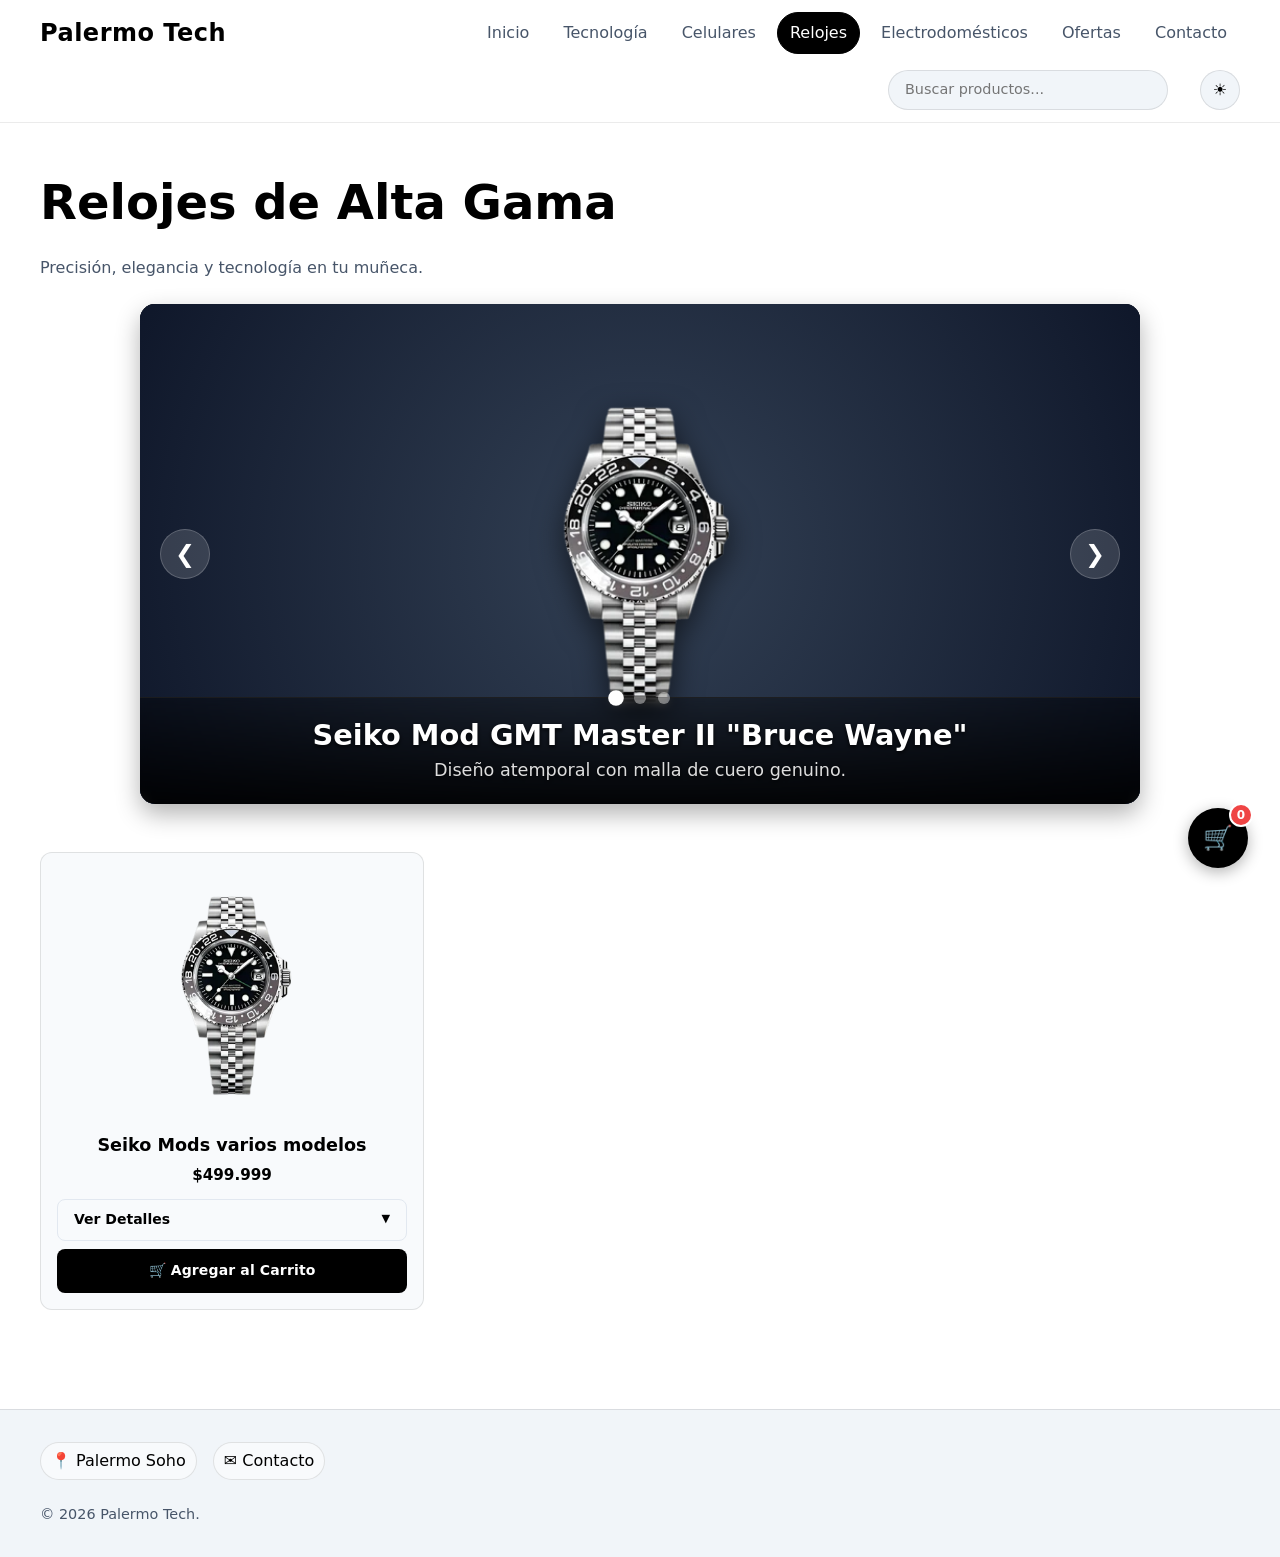
<file: relojes.html>
<!doctype html>
<html lang="es" data-theme="light">

<head>
    <meta charset="utf-8" />
    <meta name="viewport" content="width=device-width, initial-scale=1" />
    <title>Palermo Tech | Relojes</title>
    <meta name="description" content="Colección de relojes de alta gama en Palermo Tech." />
    <link rel="stylesheet" href="style.css" />

    <style>
        /* Contenedor Principal */
        .carousel {
            position: relative;
            width: 100%;
            max-width: 1000px;
            /* Ancho máximo */
            height: 500px;
            /* Altura FIJA necesaria para que no colapse */
            margin: 0 auto;
            border-radius: 15px;
            overflow: hidden;
            /* Oculta lo que se sale del cuadro */
            box-shadow: 0 10px 25px rgba(0, 0, 0, 0.3);
            background: #000;
            /* Fondo negro */
        }

        /* La pista que se mueve */
        .carousel-track-container {
            background: #0f172a;
            height: 100%;
            width: 100%;
            position: relative;
        }

        .carousel-track {
            padding: 0;
            margin: 0;
            list-style: none;
            position: relative;
            height: 100%;
            transition: transform 0.5s ease-in-out;
        }

        /* EL FIX IMPORTANTE: position absolute para que el JS las ponga en fila */
        .carousel-slide {
            position: absolute;
            top: 0;
            bottom: 0;
            width: 100%;
            height: 100%;
            /* Ocupa todo el alto */
            display: flex;
            /* Centrar contenido */
            align-items: center;
            justify-content: center;
            /* Fondo degradado */
            background: radial-gradient(circle at center, #334155 0%, #0f172a 100%);
        }

        /* Imágenes */
        .carousel-slide img {
            width: auto;
            max-width: 85%;
            height: 75%;
            object-fit: contain;
            /* Asegura que se vea el reloj entero */
            filter: drop-shadow(0 10px 15px rgba(0, 0, 0, 0.6));
            z-index: 1;
        }

        /* Texto */
        .carousel-caption {
            position: absolute;
            bottom: 0;
            left: 0;
            width: 100%;
            padding: 20px 40px;
            background: linear-gradient(to top, rgba(0, 0, 0, 0.95), rgba(0, 0, 0, 0));
            color: white;
            text-align: center;
            z-index: 2;
        }

        .carousel-caption h3 {
            margin: 0 0 5px 0;
            font-size: 1.8rem;
            color: #fff !important;
            text-shadow: 0 2px 4px rgba(0, 0, 0, 0.8);
        }

        .carousel-caption p {
            margin: 0;
            font-size: 1.1rem;
            color: #ddd !important;
        }

        /* Botones */
        .carousel .prev,
        .carousel .next {
            position: absolute;
            top: 50%;
            transform: translateY(-50%);
            background: rgba(255, 255, 255, 0.15);
            color: white;
            border: 1px solid rgba(255, 255, 255, 0.2);
            width: 50px;
            height: 50px;
            border-radius: 50%;
            font-size: 24px;
            cursor: pointer;
            z-index: 10;
            display: flex;
            align-items: center;
            justify-content: center;
            transition: 0.3s;
        }

        .carousel .prev:hover,
        .carousel .next:hover {
            background: rgba(255, 255, 255, 1);
            color: #000;
        }

        .carousel .prev {
            left: 20px;
        }

        .carousel .next {
            right: 20px;
        }

        /* Indicadores (Puntitos) */
        .carousel-indicators {
            position: absolute;
            bottom: 100px;
            /* Encima del texto */
            left: 0;
            right: 0;
            display: flex;
            justify-content: center;
            gap: 12px;
            z-index: 5;
        }

        .carousel-indicators button {
            width: 12px;
            height: 12px;
            border-radius: 50%;
            background: rgba(255, 255, 255, 0.4);
            border: none;
            cursor: pointer;
            padding: 0;
        }

        .carousel-indicators button[aria-current="true"] {
            background: #fff;
            transform: scale(1.3);
        }
    </style>
</head>

<body data-page="entretenimientos">

    <header class="site-header">
        <div class="container nav">
            <a class="brand" href="index.html" aria-label="Palermo Tech">
                <span style="font-weight:800; font-size:1.5rem;">Palermo Tech</span>
            </a>
            <nav class="nav-links" aria-label="Principal">
                <a href="index.html">Inicio</a>
                <a href="tecnologia.html">Tecnología</a>
                <a href="celulares.html">Celulares</a>
                <a href="relojes.html">Relojes</a>
                <a href="electrodomesticos.html">Electrodomésticos</a>
                <a href="ofertas.html">Ofertas</a>
                <a href="contacto.html">Contacto</a>
            </nav>
            <div class="nav-actions">
                <button id="theme-toggle" class="btn-icon" aria-pressed="false" title="Cambiar tema">🌓</button>
                <button id="burger" class="btn-icon burger" aria-expanded="false" aria-label="Abrir menú">☰</button>
            </div>
        </div>
    </header>

    <main id="contenido" class="section">
        <div class="container stack reveal">
            <h1>Relojes de Alta Gama</h1>
            <p class="lead">Precisión, elegancia y tecnología en tu muñeca.</p>

            <div class="carousel" aria-label="Relojes destacados">
                <button class="prev" aria-label="Anterior">❮</button>

                <div class="carousel-track-container">
                    <div class="carousel-track">

                        <div class="carousel-slide current-slide">
                            <img src="images/productos/prod_38.png" alt="Seiko Mod Bruce Wayne" />
                            <div class="carousel-caption">
                                <h3>Seiko Mod GMT Master II "Bruce Wayne"</h3>
                                <p>Diseño atemporal con malla de cuero genuino.</p>
                            </div>
                        </div>

                        <div class="carousel-slide">
                            <img src="images/productos/prod_39.png" alt="Seiko Mod Batman" />
                            <div class="carousel-caption">
                                <h3>Seiko Mod GMT Master II "Batman"</h3>
                                <p>Edición especial azul y negro.</p>
                            </div>
                        </div>

                        <div class="carousel-slide">
                            <img src="images/productos/prod_40.png" alt="Seiko Mod Wimbledon" />
                            <div class="carousel-caption">
                                <h3>Seiko Mod Datejust "Wimbledon"</h3>
                                <p>Esfera verde oliva y números romanos.</p>
                            </div>
                        </div>

                    </div>
                </div>

                <button class="next" aria-label="Siguiente">❯</button>

                <div class="carousel-indicators">
                    <button aria-label="Slide 1" aria-current="true"></button>
                    <button aria-label="Slide 2" aria-current="false"></button>
                    <button aria-label="Slide 3" aria-current="false"></button>
                </div>
            </div>

            <section id="productos" class="stack mt-6">
                <div id="lista-relojes" class="grid grid-3">
                    <div class="producto" style="cursor: pointer;"
                        onclick="window.location.href='detalle.html?id=reloj_seiko_mods'">
                        <img src="images/productos/prod_38.png" alt="Reloj">
                        <h3>Seiko Mods varios modelos</h3>
                        <p class="precio">$499.999</p>
                    </div>
                </div>
            </section>

        </div>
    </main>

    <footer class="site-footer" role="contentinfo">
        <div class="container footer-inner">
            <div class="cluster">
                <span class="chip">📍 Palermo Soho</span>
                <a class="chip no-under" href="contacto.html">✉️ Contacto</a>
            </div>
            <p class="copyright">© <span id="year"></span> Palermo Tech.</p>
        </div>
    </footer>

    <script src="app.js"></script>
</body>

</html>
</file>
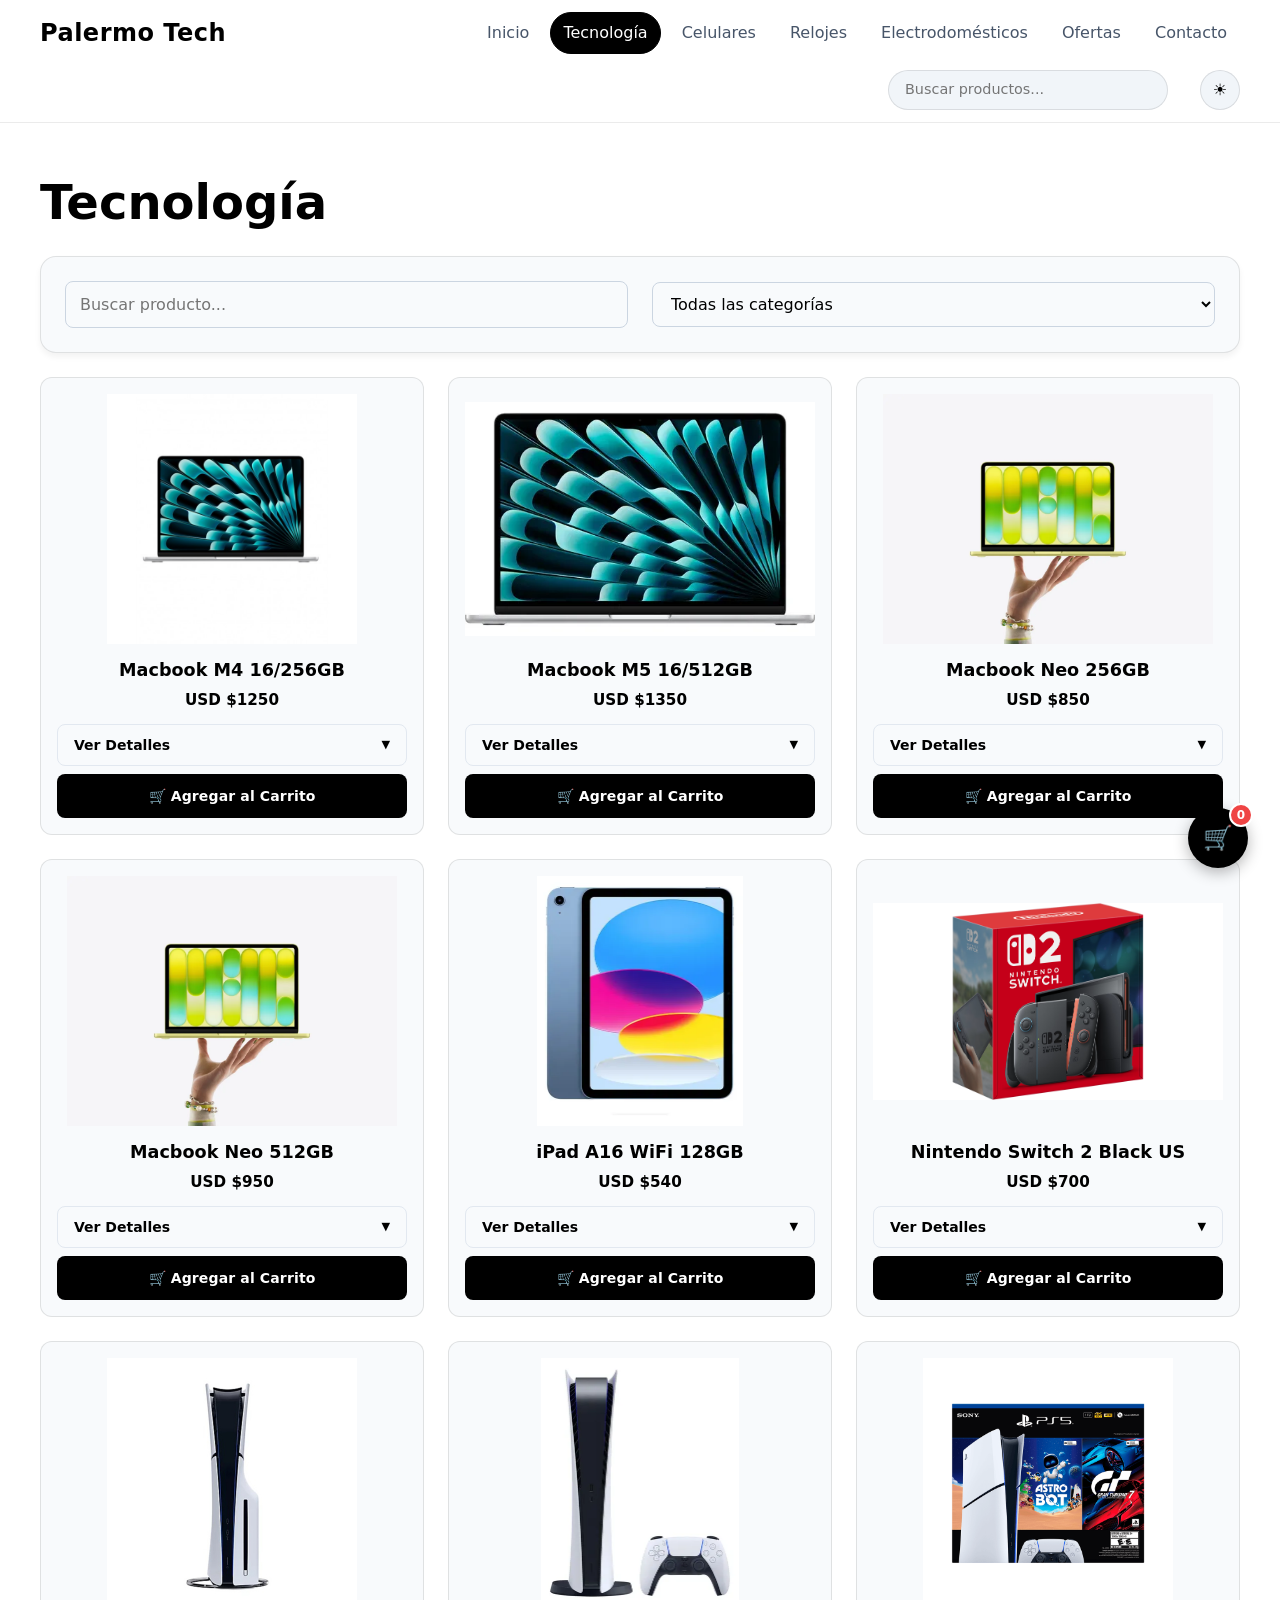
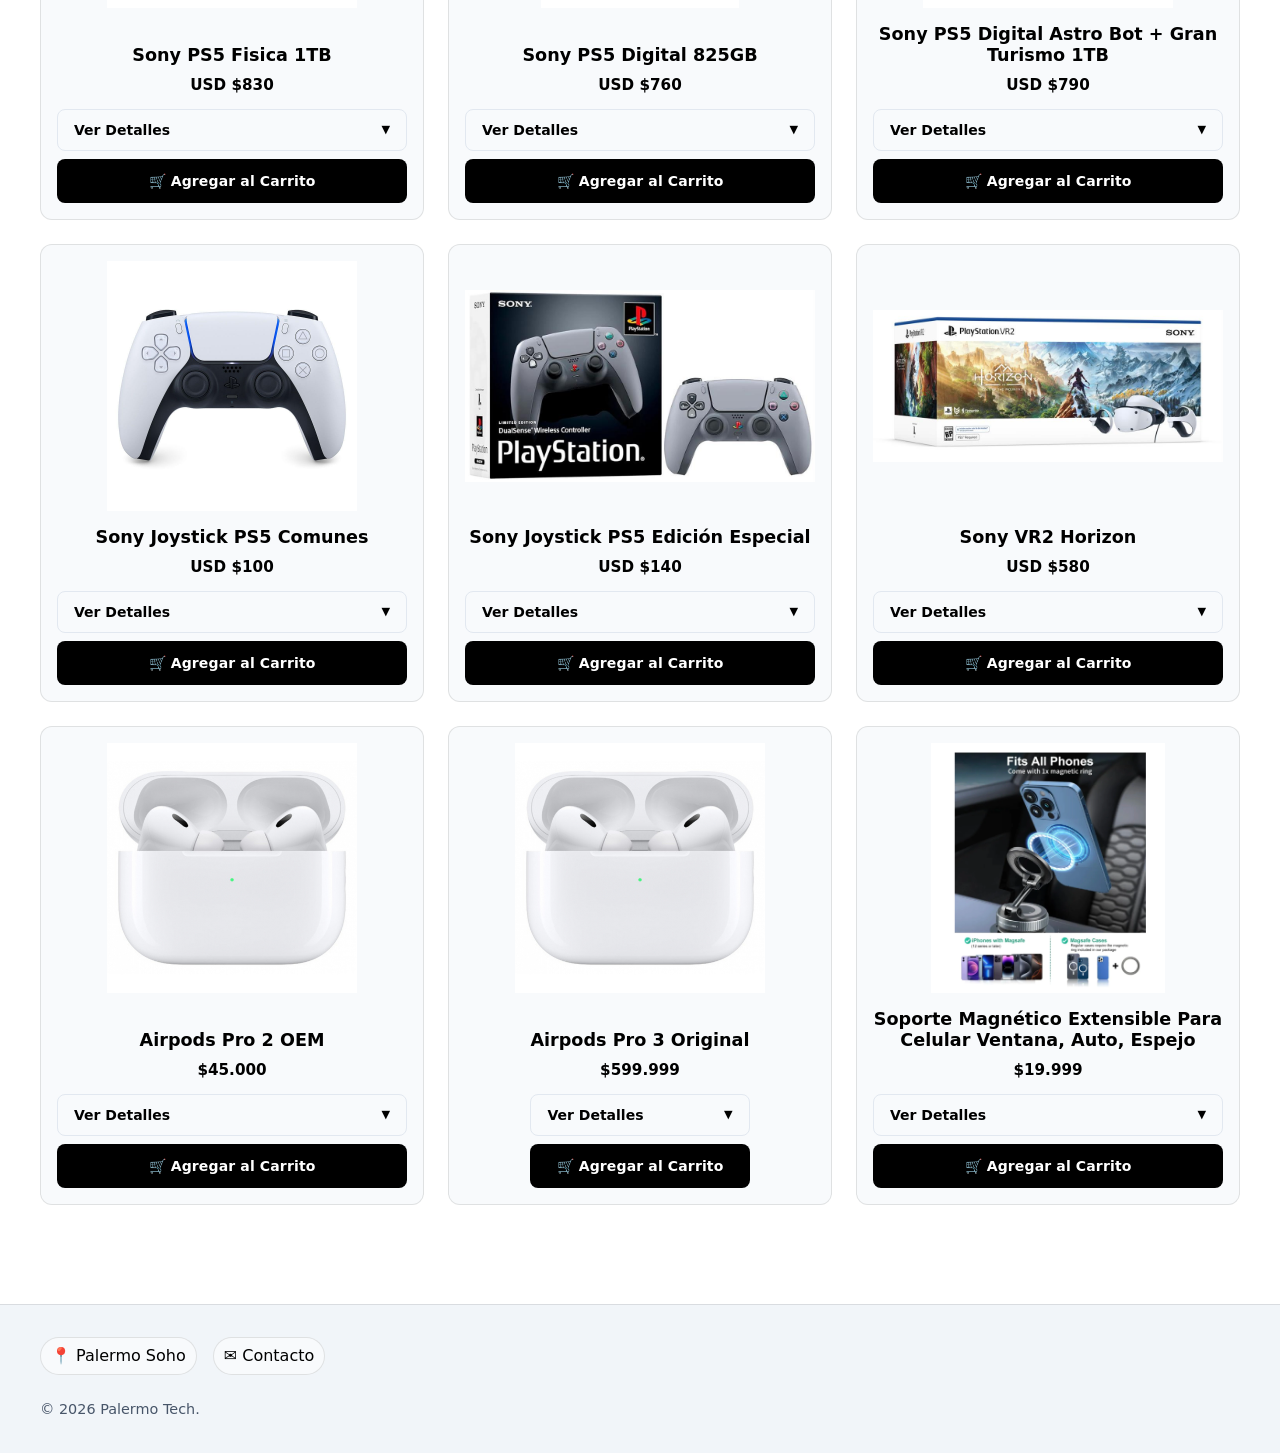
<file: tecnologia.html>
<!doctype html>
<html lang="es" data-theme="light">

<head>
    <meta charset="utf-8" />
    <meta name="viewport" content="width=device-width, initial-scale=1" />
    <title>Palermo Tech | Tecnología</title>
    <meta name="description" content="Notebooks, tablets y accesorios gamer en Palermo Tech." />
    <link rel="icon" type="image/png" href="images/favicon.png?v=2" />
    <link rel="stylesheet" href="style.css" />
</head>

<body data-page="locales">

    <header class="site-header">
        <div class="container nav">
            <a class="brand" href="index.html" aria-label="Palermo Tech">
                <span class="brand-text">Palermo Tech</span>
            </a>
            <nav class="nav-links" aria-label="Principal">
                <a href="index.html">Inicio</a>
                <a href="tecnologia.html">Tecnología</a>
                <a href="celulares.html">Celulares</a>
                <a href="relojes.html">Relojes</a>
                <a href="electrodomesticos.html">Electrodomésticos</a>
                <a href="ofertas.html">Ofertas</a>
                <a href="contacto.html">Contacto</a>
            </nav>
            <div class="nav-actions">
                <button id="theme-toggle" class="btn-icon" aria-pressed="false" title="Cambiar tema"
                    aria-label="Cambiar tema">🌓</button>
                <button id="burger" class="btn-icon burger" aria-expanded="false" aria-label="Abrir menú">☰</button>
            </div>
        </div>
    </header>

    <main id="contenido" class="section">
        <div class="container stack reveal">
            <h1>Tecnología</h1>

            <div class="toolbar">
                <input id="search-locales" type="search" placeholder="Buscar producto..."
                    aria-label="Buscar tecnología" />
                <select id="filter-categoria" aria-label="Filtrar por categoría">
                    <option value="">Todas las categorías</option>
                    <option value="notebooks">Notebooks</option>
                    <option value="audio">Audio</option>
                    <option value="perifericos">Periféricos</option>
                </select>
            </div>

            <section id="productos" class="stack">
                <div id="lista-locales" class="grid grid-3">

                    <div class="producto" data-categoria="notebooks" data-id="macbook_m4_256gb"
                        onclick="window.location.href='detalle.html?id=macbook_m4_256gb'">
                        <div class="media">
                            <img src="images/productos/macbook-air-13-m4-16gb-256gb-ssd-silver.jpg"
                                alt="Macbook M4 16/256GB">
                        </div>
                        <div class="body">
                            <h3>Macbook M4 16/256GB</h3>
                            <p class="precio">USD $1250</p>
                        </div>
                    </div>

                    <div class="producto" data-categoria="notebooks" data-id="macbook_m5_512gb"
                        onclick="window.location.href='detalle.html?id=macbook_m5_512gb'">
                        <div class="media">
                            <img src="images/productos/macbook m 5 512gb.webp" alt="Macbook M5 16/512GB">
                        </div>
                        <div class="body">
                            <h3>Macbook M5 16/512GB</h3>
                            <p class="precio">USD $1350</p>
                        </div>
                    </div>

                    <div class="producto" data-categoria="notebooks" data-id="macbook_neo_256gb"
                        onclick="window.location.href='detalle.html?id=macbook_neo_256gb'">
                        <div class="media">
                            <img src="images/productos/macbook-neo.webp" alt="Macbook Neo 256GB">
                        </div>
                        <div class="body">
                            <h3>Macbook Neo 256GB</h3>
                            <p class="precio">USD $850</p>
                        </div>
                    </div>

                    <div class="producto" data-categoria="notebooks" data-id="macbook_neo_512gb"
                        onclick="window.location.href='detalle.html?id=macbook_neo_512gb'">
                        <div class="media">
                            <img src="images/productos/macbook-neo.webp" alt="Macbook Neo 512GB">
                        </div>
                        <div class="body">
                            <h3>Macbook Neo 512GB</h3>
                            <p class="precio">USD $950</p>
                        </div>
                    </div>

                    <div class="producto" data-categoria="notebooks" data-id="ipad_a16_wifi_128gb"
                        onclick="window.location.href='detalle.html?id=ipad_a16_wifi_128gb'">
                        <div class="media">
                            <img src="images/productos/ipad 11.webp" alt="iPad A16 WiFi 128GB">
                        </div>
                        <div class="body">
                            <h3>iPad A16 WiFi 128GB</h3>
                            <p class="precio">USD $540</p>
                        </div>
                    </div>

                    <div class="producto" data-categoria="perifericos" data-id="nintendo_switch_2_black"
                        onclick="window.location.href='detalle.html?id=nintendo_switch_2_black'">
                        <div class="media">
                            <img src="images/productos/nintendo switch 2.avif" alt="Nintendo Switch 2 Black US">
                        </div>
                        <div class="body">
                            <h3>Nintendo Switch 2 Black US</h3>
                            <p class="precio">USD $700</p>
                        </div>
                    </div>

                    <div class="producto" data-categoria="perifericos" data-id="sony_ps5_fisica_1tb"
                        onclick="window.location.href='detalle.html?id=sony_ps5_fisica_1tb'">
                        <div class="media">
                            <img src="images/productos/ps5-slim fisica.jpg" alt="Sony PS5 Fisica 1TB">
                        </div>
                        <div class="body">
                            <h3>Sony PS5 Fisica 1TB</h3>
                            <p class="precio">USD $830</p>
                        </div>
                    </div>

                    <div class="producto" data-categoria="perifericos" data-id="sony_ps5_digital_825gb"
                        onclick="window.location.href='detalle.html?id=sony_ps5_digital_825gb'">
                        <div class="media">
                            <img src="images/productos/playstation 5 digital.webp" alt="Sony PS5 Digital 825GB">
                        </div>
                        <div class="body">
                            <h3>Sony PS5 Digital 825GB</h3>
                            <p class="precio">USD $760</p>
                        </div>
                    </div>

                    <div class="producto" data-categoria="perifericos" data-id="sony_ps5_digital_astro_1tb"
                        onclick="window.location.href='detalle.html?id=sony_ps5_digital_astro_1tb'">
                        <div class="media">
                            <img src="images/productos/playstation 5 astrobot.png"
                                alt="Sony PS5 Digital Astro Bot + Gran Turismo 1TB">
                        </div>
                        <div class="body">
                            <h3>Sony PS5 Digital Astro Bot + Gran Turismo 1TB</h3>
                            <p class="precio">USD $790</p>
                        </div>
                    </div>

                    <div class="producto" data-categoria="perifericos" data-id="sony_joystick_ps5_comunes"
                        onclick="window.location.href='detalle.html?id=sony_joystick_ps5_comunes'">
                        <div class="media">
                            <img src="images/productos/ps5 joystick.jpg" alt="Sony Joystick PS5 Comunes">
                        </div>
                        <div class="body">
                            <h3>Sony Joystick PS5 Comunes</h3>
                            <p class="precio">USD $100</p>
                        </div>
                    </div>

                    <div class="producto" data-categoria="perifericos" data-id="sony_joystick_ps5_especial"
                        onclick="window.location.href='detalle.html?id=sony_joystick_ps5_especial'">
                        <div class="media">
                            <img src="images/productos/joystick ps5 especial.jpg"
                                alt="Sony Joystick PS5 Edición Especial">
                        </div>
                        <div class="body">
                            <h3>Sony Joystick PS5 Edición Especial</h3>
                            <p class="precio">USD $140</p>
                        </div>
                    </div>

                    <div class="producto" data-categoria="perifericos" data-id="sony_vr2_horizon"
                        onclick="window.location.href='detalle.html?id=sony_vr2_horizon'">
                        <div class="media">
                            <img src="images/productos/sony horizon.jpeg" alt="Sony VR2 Horizon">
                        </div>
                        <div class="body">
                            <h3>Sony VR2 Horizon</h3>
                            <p class="precio">USD $580</p>
                        </div>
                    </div>

                    <div class="producto" style="cursor: pointer;"
                        onclick="window.location.href='detalle.html?id=airpods_pro_2'">
                        <div class="media">
                            <img src="images/productos/prod_41.jpg" alt="Airpods Pro 2">
                        </div>
                        <div class="body">
                            <h3>Airpods Pro 2 OEM</h3>

                            <p class="precio">$45.000</p>
                        </div>
                    </div>
                    <div class="producto" style="cursor: pointer;"
                        onclick="window.location.href='detalle.html?id=airpods_pro_3'">
                        <div class="media">
                            <img src="images/productos/prod_41.jpg" alt="Airpods Pro 3">
                        </div>
                        <div class="body">
                            <h3>Airpods Pro 3 Original</h3>

                            <p class="precio">$599.999</p>
                        </div>
                    </div>

                    <div class="producto" style="cursor: pointer;"
                        onclick="window.location.href='detalle.html?id=soporte_magn_tico_extensible_para_celular_ventana_auto_espejo'">
                        <div class="media">
                            <img src="images/productos/prod_42.webp"
                                alt="Soporte Magnético Extensible Para Celular Ventana Auto Espejo">
                        </div>
                        <div class="body">
                            <h3>Soporte Magnético Extensible Para Celular Ventana, Auto, Espejo</h3>
                            <p class="precio">$19.999</p>
                        </div>
                    </div>

                </div>
                <p id="locales-empty" class="empty" hidden>No encontramos tecnología con esos criterios.</p>
            </section>
        </div>
    </main>

    <footer class="site-footer" role="contentinfo">
        <div class="container footer-inner">
            <div class="cluster">
                <span class="chip">📍 Palermo Soho</span>
                <a class="chip no-under" href="contacto.html">✉️ Contacto</a>
            </div>
            <p class="copyright">© <span id="year"></span> Palermo Tech.</p>
        </div>
    </footer>

    <script src="app.js"></script>
</body>

</html>
</file>
<file: style.css>
/* CSS Reset and Base Styles */

*,
*::before,
*::after {
    box-sizing: border-box;
}

* {
    margin: 0;
}

html,
body {
    height: 100%;
}

/* VARIABLES: Solo modo claro (Light Mode) */
:root {
    --color-bg: #ffffff;          /* Fondo blanco puro */
    --color-surface: #f8fafc;     /* Blancos grisáceos */
    --color-elev: #f1f5f9;
    --color-text: #000000;        /* TEXTO NEGRO */
    --color-text-muted: #475569;
    --color-border: rgba(0, 0, 0, .1);
    --color-border-strong: rgba(0, 0, 0, .2);
    --color-field-bg: #ffffff;
    --glass-bg: rgba(255, 255, 255, .9);
    --glass-border: rgba(0, 0, 0, .08);
    --menu-bg: rgba(255, 255, 255, .98);
    --btn-hover-bg: #e2e8f0;
    --section-muted: #f8fafc;
    --control-bg: rgba(255, 255, 255, .9);
    --footer-bg: #f1f5f9;
    --accent-color: var(--color-text);
    --accent-color-hover: #333333;
    --accent-text: #ffffff;
    
    --shadow-lg: 0 10px 25px rgba(0, 0, 0, .1);
    --shadow-md: 0 4px 6px rgba(0, 0, 0, .05);
    --shadow-sm: 0 1px 2px rgba(0, 0, 0, .05);

    --font-sans: "Inter", system-ui, -apple-system, Segoe UI, Roboto, Arial, sans-serif;
    --radius-xs: .375rem;
    --radius-sm: .5rem;
    --radius-md: .75rem;
    --radius-lg: 1rem;
    --radius-full: 999px;
    --space-3: .75rem;
    --space-4: 1rem;
    --space-5: 1.25rem;
    --space-6: 1.5rem;
    --space-8: 2rem;
    --space-12: 3rem;
    --maxw: 1200px;
}

[data-theme="dark"] {
    --color-bg: #0f1115;
    --color-surface: #1e2128;
    --color-elev: #2a2e37;
    --color-text: #f8fafc;
    --color-text-muted: #94a3b8;
    --color-border: rgba(255, 255, 255, .1);
    --color-border-strong: rgba(255, 255, 255, .2);
    --color-field-bg: #1e2128;
    --glass-bg: rgba(15, 17, 21, .85);
    --glass-border: rgba(255, 255, 255, .08);
    --menu-bg: rgba(15, 17, 21, .98);
    --btn-hover-bg: #2a2e37;
    --section-muted: #14161a;
    --control-bg: rgba(255, 255, 255, .1);
    --footer-bg: #1e2128;
    --accent-color: #3b82f6;
    --accent-color-hover: #2563eb;
    --accent-text: #ffffff;
    --shadow-lg: 0 10px 25px rgba(0, 0, 0, .5);
    --shadow-md: 0 4px 6px rgba(0, 0, 0, .3);
    --shadow-sm: 0 1px 2px rgba(0, 0, 0, .3);
}

body {
    line-height: 1.5;
    background: var(--color-bg);
    color: var(--color-text);
    font-family: var(--font-sans);
    flex: 1;
    min-height: 100dvh;
    display: grid;
    grid-template-rows: auto 1fr auto;
}

img,
picture,
video,
canvas,
svg {
    display: block;
    max-width: 100%;
}

input,
button,
textarea,
select {
    font: inherit;
}

p,
h1,
h2,
h3,
h4,
h5,
h6 {
    overflow-wrap: anywhere;
}

/* General Styles */

.site-header {
    position: sticky;
    top: 0;
    z-index: 50;
    backdrop-filter: blur(10px);
 -webkit-backdrop-filter: blur(10px);
    border-bottom: 1px solid var(--glass-border);
}

.nav {
    display: flex;
    align-items: center;
    justify-content: space-between;
    padding: .75rem 0;
    flex-wrap: wrap;
    gap: 1rem;
}

/* ESTILO DEL LOGO CORREGIDO A NEGRO */
.brand {
    display: flex;
    align-items: center;
    gap: .75rem;
    font-weight: 800; /* Más grueso */
    font-size: 1.5rem; /* Letras más grandes */
    white-space: nowrap; /* Que "tech" siempre esté al lado de "Palermo" */
    letter-spacing: .5px;
    text-decoration: none;
    color: var(--color-text) !important; /* NEGRO FORZADO */
    margin-right: 2rem; /* Espacio extra para que no se pegue al menú */
}

.nav-links {
    display: flex;
    gap: .5rem;
    align-items: center;
}

.nav-links a {
    text-decoration: none;
    color: var(--color-text-muted); /* Gris oscuro para links */
    padding: .5rem .75rem;
    border-radius: var(--radius-full);
    border: 1px solid transparent;
    font-weight: 500;
}

.nav-links a:hover {
    background: rgba(0, 0, 0, 0.05);
    color: var(--color-text);
}

.nav-links a[aria-current="page"] {
    background: var(--accent-color); /* Fondo negro para el activo */
    color: var(--accent-text);       /* Texto blanco para el activo */
    border-color: var(--color-text);
}

.nav-actions {
    display: flex;
    gap: .5rem;
    align-items: center;
}

/* Ocultamos el botón de cambio de tema */
/* #theme-toggle {
    display: none !important;
} */

.btn-icon {
    display: inline-grid;
    place-items: center;
    width: 40px;
    height: 40px;
    border-radius: var(--radius-full);
    background: var(--color-elev);
    border: 1px solid var(--color-border);
    color: var(--color-text);
}

.btn-icon:hover {
    background: var(--btn-hover-bg);
}

.burger {
    display: none;
}

.section {
    padding: clamp(2rem, 4vw, 4rem) 0;
    flex: 1;
}

.container {
    width: min(100% - 2rem, var(--maxw));
    margin-inline: auto;
}

.stack {
    display: grid;
    gap: var(--space-6);
}

.cluster {
    display: flex;
    align-items: center;
    gap: var(--space-4);
    flex-wrap: wrap;
}

.grid {
    display: grid;
    gap: var(--space-6);
}

.grid-aside {
    grid-template-columns: 1.2fr .8fr;
}

.grid-2 {
    grid-template-columns: repeat(2, minmax(0, 1fr));
}

.grid-3 {
    grid-template-columns: repeat(3, minmax(0, 1fr));
}

.grid-4 {
    grid-template-columns: repeat(4, minmax(0, 1fr));
}

.span-4 {
    grid-column: span 4;
}

.mt-4 {
    margin-top: var(--space-4);
}

.mt-6 {
    margin-top: var(--space-6);
}

.mb-6 {
    margin-bottom: var(--space-6);
}

.text-muted {
    color: var(--color-text-muted);
}

.badge {
    display: inline-block;
    padding: .25rem .5rem;
    border-radius: var(--radius-full);
    font-size: .75rem;
    background: var(--accent-color);
    color: var(--accent-text);
}

.no-under {
    text-decoration: none;
}

h1,
h2,
h3 {
    line-height: 1.2;
    color: var(--color-text); /* Títulos en negro */
}

h1 {
    font-size: clamp(2rem, 4vw, 3rem);
}

h2 {
    font-size: clamp(1.5rem, 3vw, 2.25rem);
}

h3 {
    font-size: clamp(1.125rem, 2vw, 1.375rem);
}

p {
    color: var(--color-text-muted);
}

.reveal {
    opacity: 1;
    transform: none;
    transition: opacity .4s ease, transform 0.4s ease;
}

body.js .reveal {
    opacity: 0;
    transform: translateY(10px);
}

body.js .reveal.visible {
    opacity: 1;
    transform: translateY(0);
}

/* Index Styles */

.hero {
    padding: clamp(3rem, 6vw, 3rem) 0;
}

.hero-inner {
    display: grid;
    gap: var(--space-6);
    grid-template-columns: 1.2fr .8fr;
}

.hero-card {
    background: var(--color-surface);
    border: 1px solid var(--color-border);
    border-radius: var(--radius-lg);
    padding: var(--space-8);
    box-shadow: var(--shadow-lg);
}

.hero-card h3 {
    margin-bottom: var(--space-6);
}

.cta {
    display: inline-flex;
    align-items: center;
    gap: .5rem;
    padding: .75rem 1rem;
    border-radius: var(--radius-full);
    text-decoration: none;
    transition: transform 0.2s;
}

.cta:hover {
    transform: translateY(-2px);
}

.cta.primary {
    background: var(--accent-color); /* Botón negro */
    color: var(--accent-text);      /* Texto blanco */
    font-weight: 700;
}

.cta.secondary {
    background: var(--color-elev);
    color: var(--color-text);
}

.showcase {
    grid-template-columns: repeat(12, 1fr);
    display: grid;
    gap: var(--space-6);
}

.card {
    background: var(--color-surface);
    border: 1px solid var(--color-border);
    border-radius: var(--radius-md);
    box-shadow: var(--shadow-md);
    overflow: hidden;
    display: grid;
    transition: box-shadow 0.3s;
}

.card:hover {
    box-shadow: 0 10px 20px rgba(0,0,0,0.1);
}

.card .media {
    aspect-ratio: 16/9;
    background: var(--color-elev);
}

.card .media img {
    width: 100%;
    height: 100%;
    object-fit: contain;
}

.card .body {
    padding: var(--space-5);
    display: grid;
    gap: .5rem;
}

.card .meta {
    color: var(--color-text-muted);
    font-size: .875rem;
}

.panel {
    background: var(--color-surface);
    border: 1px solid var(--color-border);
    border-radius: var(--radius-lg);
    padding: var(--space-6);
}

form {
    display: grid;
    gap: var(--space-4);
}

.field {
    display: grid;
    gap: .375rem;
}

label {
    color: var(--color-text);
    font-weight: 600;
}

input, select, textarea {
    padding: .675rem .875rem;
    border-radius: var(--radius-sm);
    background: var(--color-surface);
    color: var(--color-text);
    border: 1px solid #cbd5e1;
}

textarea {
    min-height: 140px;
    resize: vertical;
}

input:focus, select:focus, textarea:focus {
    outline: 2px solid var(--accent-color);
    border-color: var(--color-text);
}

.error-msg {
    color: #ef4444;
    font-size: .85rem;
}

.btn {
    display: inline-flex;
    align-items: center;
    justify-content: center;
    gap: .5rem;
    border: 1px solid transparent;
    padding: .675rem 1rem;
    border-radius: var(--radius-sm);
    cursor: pointer;
    text-decoration: none;
    font-weight: 600;
}

.btn.primary {
    background: var(--accent-color);
    color: var(--accent-text);
}

.btn.ghost {
    background: transparent;
    color: var(--color-text);
    border: 1px solid #e2e8f0;
}

.btn:hover {
    opacity: 0.9;
}

/* Servicios Styles */
.accordion {
    display: grid;
    gap: .5rem;
}

.accordion-item {
    border: 1px solid var(--color-border);
    background: var(--color-surface);
    overflow: hidden;
    border-radius: var(--radius-sm);
}

.accordion-header {
    width: 100%;
    text-align: left;
    padding: .875rem 1rem;
    color: var(--color-text);
    background: var(--color-surface);
    cursor: pointer;
    display: flex;
    align-items: center;
    justify-content: space-between;
    font-weight: 600;
}

.accordion-panel {
    display: grid;
    gap: .5rem;
    padding: .875rem 1rem;
    border-top: 1px solid var(--color-border);
}

.accordion-panel[hidden] {
    display: none !important;
}

/* Gallery */
.gallery {
    display: grid;
    grid-template-columns: repeat(auto-fill, minmax(220px, 1fr));
    gap: var(--space-4);
}

.gallery .item {
    position: relative;
    border-radius: var(--radius-sm);
    overflow: hidden;
    border: 1px solid var(--color-border);
    cursor: zoom-in;
    aspect-ratio: 4/3;
}

.gallery .item img {
    width: 100%;
    height: 100%;
    object-fit: cover;
    display: block;
}

/* Chat Styles */
.chat-window {
    background: var(--color-surface);
    border: 1px solid var(--color-border);
    border-radius: var(--radius-sm);
    padding: var(--space-4);
    display: flex;
    flex-direction: column;
    gap: var(--space-3);
    height: 600px;
    overflow: auto;
}

.chat-input-row {
    display: flex;
    gap: .5rem;
    align-items: center;
}

.chat-input-row input[type="text"] {
    flex: 1;
}

.chat-msg {
    width: fit-content;
    padding: .5rem .75rem;
    border-radius: var(--radius-sm);
    border: 1px solid var(--color-border);
    white-space: pre-line;
    font-size: 0.9rem;
}

.chat-msg.from-bot {
    background: var(--color-elev);
    color: var(--color-text);
    align-self: flex-start;
}

.chat-msg.from-user {
    background: var(--accent-color);
    color: var(--accent-text);
    align-self: flex-end;
}

/* Toolbar Styles */
.toolbar {
    display: grid;
    grid-template-columns: repeat(auto-fit, minmax(250px, 1fr));
    gap: 1.5rem;
    align-items: center;
    background: var(--color-surface);
    padding: 1.5rem;
    border-radius: var(--radius-lg);
    border: 1px solid var(--color-border);
    box-shadow: var(--shadow-md);
}

.toolbar input, 
.toolbar select {
    width: 100%;
}

.results {
    display: grid;
    gap: var(--space-4);
}

.empty {
    padding: 1rem;
    text-align: center;
    color: var(--color-text-muted);
    border: 1px dashed #cbd5e1;
    border-radius: var(--radius-sm);
}

/* Footer Styles */
.site-footer {
    margin-top: var(--space-12);
    border-top: 1px solid var(--color-border);
    background: var(--footer-bg);
}

.footer-inner {
    display: grid;
    gap: var(--space-6);
    padding: var(--space-8) 0;
}

.copyright {
    color: var(--color-text-muted);
    font-size: .9rem;
}

.chip {
    display: inline-flex;
    align-items: center;
    gap: .5rem;
    padding: .375rem .625rem;
    border-radius: var(--radius-full);
    background: var(--color-surface);
    border: 1px solid var(--color-border);
    color: var(--color-text);
}

/* Modal */
.modal-backdrop {
    position: fixed;
    inset: 0;
    background: rgba(0, 0, 0, .6);
    display: none;
    align-items: center;
    justify-content: center;
    z-index: 60;
}

.modal-backdrop.open {
    display: flex;
}

.modal {
    width: min(100% - 2rem, 720px);
    background: var(--color-surface);
    border-radius: var(--radius-md);
    box-shadow: var(--shadow-lg);
    overflow: hidden;
}

.modal header {
    display: flex;
    align-items: center;
    justify-content: space-between;
    padding: .75rem 1rem;
    border-bottom: 1px solid var(--color-border);
}

.modal .content {
    padding: 1rem;
    color: var(--color-text);
}

/* Responsive */
@media (max-width: 1024px) {
    .grid-4 { grid-template-columns: repeat(3, 1fr); }
    .hero-inner { grid-template-columns: 1fr; }
    .span-4 { grid-column: span 6; }
}

@media (max-width: 900px) {
    .burger { display: inline-grid; }
    .nav-links {
        position: fixed;
        inset: 64px 0 auto 0;
        background: var(--color-surface);
        border-bottom: 1px solid var(--color-border);
        display: grid;
        padding: var(--space-4);
        transform-origin: top center;
        transform: scaleY(0);
        transition: .2s ease;
        box-shadow: var(--shadow-lg);
    }
    .nav-links.open { transform: scaleY(1); }
}

@media (max-width: 768px) {
    .grid-4, .grid-3 { grid-template-columns: repeat(2, 1fr); }
    .grid-2 { grid-template-columns: 1fr; }
    .grid-aside { grid-template-columns: 1fr; }
    .span-4 { grid-column: span 12; }
}
/* ESTILOS PARA PRODUCTOS (PERFUMES) */
.producto {
    background: var(--color-surface);
    border: 1px solid var(--color-border);
    border-radius: var(--radius-md);
    padding: 1rem;
    text-align: center;
    transition: transform 0.2s, box-shadow 0.2s;
    display: flex;
    flex-direction: column;
    align-items: center;
    justify-content: space-between;
}

.producto:hover {
    transform: translateY(-5px);
    box-shadow: var(--shadow-md);
}

.producto img {
    width: 100%;
    height: 250px; /* Altura fija para que queden parejos */
    object-fit: contain; /* La imagen no se deforma */
    margin-bottom: 1rem;
}

.producto h3 {
    font-size: 1.1rem;
    margin-bottom: 0.5rem;
    color: var(--color-text);
}

.producto p {
    margin: 0;
    font-size: 0.95rem;
    color: var(--color-text-muted);
}

.producto .precio {
    font-weight: 700;
    color: var(--color-text);
}

.producto .decant {
    font-size: 0.85rem;
    color: var(--color-text-muted);
}
/* =========================================
   ESTILOS NUEVOS: CARRITO Y CHECKOUT
   ========================================= */

/* Botón Flotante (FAB) */
.fab-cart {
    position: fixed;
    bottom: 2rem;
    right: 2rem;
    width: 60px;
    height: 60px;
    background-color: var(--color-text);
    color: var(--accent-text);
    border: none;
    border-radius: 50%;
    box-shadow: 0 4px 15px rgba(0,0,0,0.3);
    font-size: 1.5rem;
    cursor: pointer;
    z-index: 1000;
    display: flex;
    align-items: center;
    justify-content: center;
    transition: transform 0.2s;
}

.fab-cart:hover {
    transform: scale(1.1);
}

.cart-count {
    position: absolute;
    top: -5px;
    right: -5px;
    background-color: #ef4444;
    color: white;
    font-size: 0.75rem;
    font-weight: bold;
    width: 24px;
    height: 24px;
    border-radius: 50%;
    display: flex;
    align-items: center;
    justify-content: center;
    border: 2px solid #ffffff;
}

/* Modal del Carrito */
.cart-backdrop {
    z-index: 2000; /* Por encima de todo */
}

.cart-window {
    max-width: 500px;
    width: 100%;
    max-height: 90vh;
    display: flex;
    flex-direction: column;
}

.cart-window .content {
    overflow-y: auto;
    padding: 1rem;
}

.cart-list {
    list-style: none;
    padding: 0;
    margin: 0;
    display: grid;
    gap: 1rem;
}

.cart-item {
    display: flex;
    justify-content: space-between;
    align-items: center;
    border-bottom: 1px solid var(--color-border);
    padding-bottom: 0.5rem;
}

.cart-actions {
    display: flex;
    align-items: center;
    gap: 1rem;
    font-weight: bold;
}

.btn-remove {
    background: none;
    border: none;
    color: #ef4444;
    cursor: pointer;
    font-weight: bold;
    font-size: 1.2rem;
}

.cart-summary {
    margin-top: 1rem;
    background: var(--color-surface);
    padding: 1rem;
    border-radius: var(--radius-sm);
}

.cart-summary .row {
    display: flex;
    justify-content: space-between;
    margin-bottom: 0.5rem;
}

.cart-summary .total {
    font-weight: 800;
    font-size: 1.2rem;
    border-top: 1px solid #ccc;
    padding-top: 0.5rem;
    margin-top: 0.5rem;
}

.promo-alert {
    background: #dcfce7;
    color: #166534;
    padding: 0.5rem;
    border-radius: var(--radius-sm);
    font-size: 0.9rem;
    text-align: center;
    margin: 1rem 0;
    border: 1px solid #bbf7d0;
}

.promo-hint {
    background: #fef9c3;
    color: #854d0e;
    padding: 0.5rem;
    border-radius: var(--radius-sm);
    font-size: 0.85rem;
    text-align: center;
    margin: 1rem 0;
}

.checkout-form {
    margin-top: 1.5rem;
    display: grid;
    gap: 0.8rem;
    border-top: 2px dashed var(--color-border);
    padding-top: 1.5rem;
}

.checkout-form h3 {
    margin-bottom: 0.5rem;
}

.row-inputs {
    display: grid;
    grid-template-columns: 1fr 2fr;
    gap: 0.8rem;
}

.full-width {
    width: 100%;
    justify-content: center;
    margin-top: 1rem;
    background-color: #25D366; /* Color WhatsApp */
    color: white;
    border: none;
}

.full-width:hover {
    background-color: #1ebd59;
}

.empty-msg {
    text-align: center;
    color: var(--color-text-muted);
    padding: 2rem;
}

/* Notificación Toast */
.toast {
    position: fixed;
    bottom: 20px;
    left: 50%;
    transform: translateX(-50%) translateY(100px);
    background: rgba(0, 0, 0, 0.9);
    color: white;
    padding: 12px 24px;
    border-radius: 30px;
    z-index: 3000;
    transition: transform 0.3s ease;
}

.toast.show {
    transform: translateX(-50%) translateY(0);
}
/* CHATBOT FIX VISUAL */
.chat-window {
    background: var(--color-surface); /* Gris muy claro para que se note la caja */
    border: 1px solid #cbd5e1;
    border-radius: var(--radius-sm);
    padding: var(--space-4);
    display: flex;
    flex-direction: column;
    gap: var(--space-3);
    height: 450px; /* Altura controlada */
    overflow-y: auto;
}

.chat-msg {
    max-width: 80%;
    padding: 0.75rem 1rem;
    border-radius: 12px;
    font-size: 0.95rem;
    line-height: 1.4;
    box-shadow: 0 1px 2px rgba(0,0,0,0.05);
}

/* Mensaje del BOT (Gris oscuro / Texto Negro) */
.chat-msg.from-bot {
    background: #e2e8f0;
    color: #0f172a;
    border-bottom-left-radius: 2px;
    align-self: flex-start;
}

/* Mensaje del USUARIO (Negro / Texto Blanco) */
.chat-msg.from-user {
    background: var(--accent-color);
    color: var(--accent-text);
    border-bottom-right-radius: 2px;
    align-self: flex-end;
}

/* Input del chat */
.chat-input-row {
    display: flex;
    gap: 0.5rem;
    margin-top: 1rem;
}

.chat-input-row input {
    flex: 1;
    border: 2px solid #e2e8f0;
}

.chat-input-row input:focus {
    border-color: var(--color-text);
}
/* =========================================
   ESTILOS CHATBOT (Corrección Visual)
   ========================================= */
.chat-window {
    background: var(--color-surface); /* Fondo gris claro */
    border: 1px solid #cbd5e1;
    border-radius: var(--radius-sm);
    padding: var(--space-4);
    display: flex;
    flex-direction: column;
    gap: 1rem;
    height: 400px;
    overflow-y: auto;
}

.chat-msg {
    max-width: 85%;
    padding: 0.75rem 1rem;
    border-radius: 12px;
    font-size: 0.95rem;
    line-height: 1.4;
    box-shadow: 0 1px 2px rgba(0,0,0,0.1);
}

/* Mensaje del BOT (Gris) */
.chat-msg.from-bot {
    background: #e2e8f0;
    color: #0f172a;
    border-bottom-left-radius: 2px;
    align-self: flex-start;
}

/* Mensaje del USUARIO (Negro) */
.chat-msg.from-user {
    background: var(--accent-color);
    color: var(--accent-text);
    border-bottom-right-radius: 2px;
    align-self: flex-end;
}

/* Input del chat */
.chat-input-row {
    display: flex;
    gap: 0.5rem;
    margin-top: 1rem;
}

.chat-input-row input {
    flex: 1;
    border: 2px solid #e2e8f0;
}
/* CORRECCIÓN VISUAL DEL CARRUSEL */

/* 1. Contenedor del carrusel */
.carousel {
    position: relative;
    width: 100%;
    max-width: 1200px;
    margin: 0 auto;
    border-radius: 12px;
    overflow: hidden;
    box-shadow: 0 10px 30px rgba(0,0,0,0.15);
}

/* 2. La pista que se mueve */
.carousel-track {
    display: flex;
    transition: transform 0.5s ease-in-out;
    width: 100%;
}

/* 3. Cada slide (diapositiva) */
.carousel-slide {
    min-width: 100%;
    height: 450px; /* Altura fija */
    position: relative;
    /* Fondo elegante para resaltar el reloj */
    background: radial-gradient(circle at center, #334155 0%, #0f172a 100%);
    display: flex;
    align-items: center;
    justify-content: center;
}

/* 4. La imagen del reloj */
.carousel-slide img {
    width: auto;       /* No estirar */
    max-width: 80%;    /* Máximo ancho */
    height: 85%;       /* Que ocupe casi toda la altura */
    object-fit: contain; /* Muestra el reloj ENTERO sin cortar */
    filter: drop-shadow(0 10px 15px rgba(0,0,0,0.5)); /* Sombra al reloj 3D */
    z-index: 1;
}

/* 5. Texto sobre el reloj */
.carousel-caption {
    position: absolute;
    bottom: 0;
    left: 0;
    right: 0;
    background: rgba(0, 0, 0, 0.7); /* Fondo semitransparente */
    color: #fff;
    padding: 1.5rem;
    text-align: center;
    z-index: 2;
    -webkit-backdrop-filter: blur(4px);
    backdrop-filter: blur(4px);
}

/* 6. Botones (Flechas) */
.carousel .prev, .carousel .next {
    position: absolute;
    top: 50%;
    transform: translateY(-50%);
    background: rgba(255,255,255,0.1);
    border: 1px solid rgba(255,255,255,0.2);
    color: white;
    width: 45px;
    height: 45px;
    border-radius: 50%;
    cursor: pointer;
    z-index: 10;
    font-size: 1.2rem;
    transition: all 0.2s;
}

.carousel .prev:hover, .carousel .next:hover {
    background: white;
    color: black;
}

.carousel .prev { left: 15px; }
.carousel .next { right: 15px; }

/* 7. Puntitos indicadores */
.carousel-indicators {
    position: absolute;
    bottom: 110px; /* Arriba del texto */
    left: 0;
    right: 0;
    display: flex;
    justify-content: center;
    gap: 10px;
    z-index: 10;
}

.carousel-indicators button {
    width: 10px;
    height: 10px;
    border-radius: 50%;
    border: none;
    background: rgba(255,255,255,0.4);
    cursor: pointer;
    padding: 0;
}

.carousel-indicators button[aria-current="true"] {
    background: #fff;
    transform: scale(1.2);
}

/* Ajuste responsive para celular */
@media (max-width: 768px) {
    .carousel-slide {
        height: 350px;
    }
    .carousel-caption {
        padding: 1rem;
    }
    .carousel-caption h3 {
        font-size: 1.1rem;
    }
    .carousel-indicators {
        bottom: 100px;
    }
}
/* CORRECCIÓN DE TEXTO EN CARRUSEL (Para que se lea) */
.carousel-caption h3,
.carousel-caption p {
    color: var(--accent-text) !important;       /* Fuerza el texto a BLANCO */
    text-shadow: 0 2px 5px rgba(0,0,0,0.9); /* Sombra negra fuerte para leer mejor */
}

/* Fondo más oscuro detrás del texto para mejorar lectura */
.carousel-caption {
    background: linear-gradient(to top, rgba(0,0,0,0.9) 0%, rgba(0,0,0,0.4) 100%) !important;
    border-top: 1px solid rgba(255,255,255,0.1);
}body, .card, .panel, .site-header, .site-footer, .modal, .btn { transition: background-color 0.3s ease, color 0.3s ease, border-color 0.3s ease; }

/* =========================================
   BOTONES DE PRODUCTO Y PANEL DE DETALLES
   ========================================= */

/* Fuerza .producto a no cortar el panel expandible */
.producto {
    overflow: visible !important;
}

.btn-actions-container {
    display: flex;
    flex-direction: column;
    gap: 8px;
    margin-top: 12px;
    width: 100%;
}

.btn-details-toggle {
    display: flex;
    align-items: center;
    justify-content: space-between;
    width: 100%;
    font-size: 0.875rem;
    padding: 0.6rem 1rem;
    border: 1px solid var(--color-border-strong);
    background: transparent;
    color: var(--color-text);
    border-radius: var(--radius-sm);
    cursor: pointer;
    transition: background 0.2s, border-color 0.2s;
}

.btn-details-toggle:hover {
    background: var(--color-elev);
    border-color: var(--color-text);
}

.toggle-icon {
    font-size: 0.7rem;
    transition: transform 0.2s;
}

.btn-add-cart {
    width: 100%;
    padding: 0.65rem 1rem;
    font-size: 0.875rem;
    border-radius: var(--radius-sm);
    font-weight: 700;
    letter-spacing: 0.01em;
    transition: transform 0.15s, box-shadow 0.15s, opacity 0.15s;
}

.btn-add-cart:hover {
    transform: translateY(-2px);
    box-shadow: 0 4px 12px rgba(0, 0, 0, 0.2);
    opacity: 1 !important;
}

/* Panel expandible de detalles */
.product-detail-panel {
    max-height: 0;
    overflow: hidden;
    transition: max-height 0.35s ease, opacity 0.3s ease;
    opacity: 0;
    width: 100%;
}

.product-detail-panel.open {
    max-height: 500px;
    opacity: 1;
}

.detail-inner {
    background: var(--color-elev);
    border: 1px solid var(--color-border);
    border-radius: var(--radius-sm);
    padding: 0.875rem 1rem;
    margin-top: 8px;
    display: grid;
    gap: 0.5rem;
    text-align: left;
}

.detail-desc {
    font-size: 0.85rem;
    color: var(--color-text) !important;
    line-height: 1.55;
    margin: 0;
}

.detail-specs {
    list-style: none;
    padding: 0;
    margin: 0;
    display: grid;
    gap: 0.3rem;
}

.detail-specs li {
    font-size: 0.82rem;
    color: var(--color-text) !important;
    font-weight: 500;
    display: flex;
    align-items: center;
    gap: 0.35rem;
}

.detail-more-link {
    display: inline-block;
    margin-top: 0.4rem;
    font-size: 0.82rem;
    color: var(--accent-color);
    text-decoration: none;
    font-weight: 600;
}

.detail-more-link:hover {
    text-decoration: underline;
}

/* Corrección de visibilidad para el título de detalle */
#detalle-container,
.det-info,
#det-titulo {
    color: var(--color-text) !important;
}

#det-titulo {
    margin-bottom: 1rem;
}

@media (max-width: 768px) {
    .btn-actions-container {
        gap: 6px;
    }
    .detail-inner {
        padding: 0.75rem;
    }
}

/* =========================================
   ESTILOS NUEVOS: BUSCADOR GLOBAL
   ========================================= */
.global-search-container {
    position: relative;
    display: flex;
    align-items: center;
    margin-right: var(--space-4);
    margin-left: auto;
    width: 280px;
}

#global-search-input {
    width: 100%;
    padding: 0.5rem 1rem;
    border-radius: var(--radius-full);
    border: 1px solid var(--color-border);
    background: var(--color-elev);
    color: var(--color-text);
    font-size: 0.9rem;
    transition: all 0.3s ease;
}

#global-search-input:focus {
    outline: none;
    border-color: var(--color-text);
    box-shadow: 0 0 0 2px rgba(0, 0, 0, 0.1);
    background: var(--color-surface);
}

.global-search-results {
    position: absolute;
    top: 100%;
    left: 0;
    right: 0;
    margin-top: 0.5rem;
    background: var(--color-surface);
    border: 1px solid var(--color-border);
    border-radius: var(--radius-md);
    box-shadow: var(--shadow-lg);
    max-height: 400px;
    overflow-y: auto;
    z-index: 1000;
}

.search-result-item {
    display: flex;
    align-items: center;
    gap: 1rem;
    padding: 0.75rem 1rem;
    text-decoration: none;
    color: var(--color-text);
    border-bottom: 1px solid var(--color-border);
    transition: background 0.2s;
}

.search-result-item:last-child {
    border-bottom: none;
}

.search-result-item:hover {
    background: var(--color-elev);
}

.search-result-item img {
    width: 40px;
    height: 40px;
    object-fit: contain;
    border-radius: var(--radius-xs);
    background: white;
}

.search-result-info {
    flex: 1;
    overflow: hidden;
}

.search-result-info h4 {
    margin: 0;
    font-size: 0.9rem;
    font-weight: 600;
    white-space: nowrap;
    overflow: hidden;
    text-overflow: ellipsis;
}

.search-result-price {
    font-size: 0.8rem;
    color: var(--color-text-muted);
}

.search-result-empty {
    padding: 1rem;
    text-align: center;
    color: var(--color-text-muted);
    font-size: 0.9rem;
}

@media (max-width: 900px) {
    .global-search-container {
        width: 100%;
        margin-right: 0;
        margin-top: 1rem;
        margin-bottom: 0.5rem;
        order: 3;
    }
}
</file>
